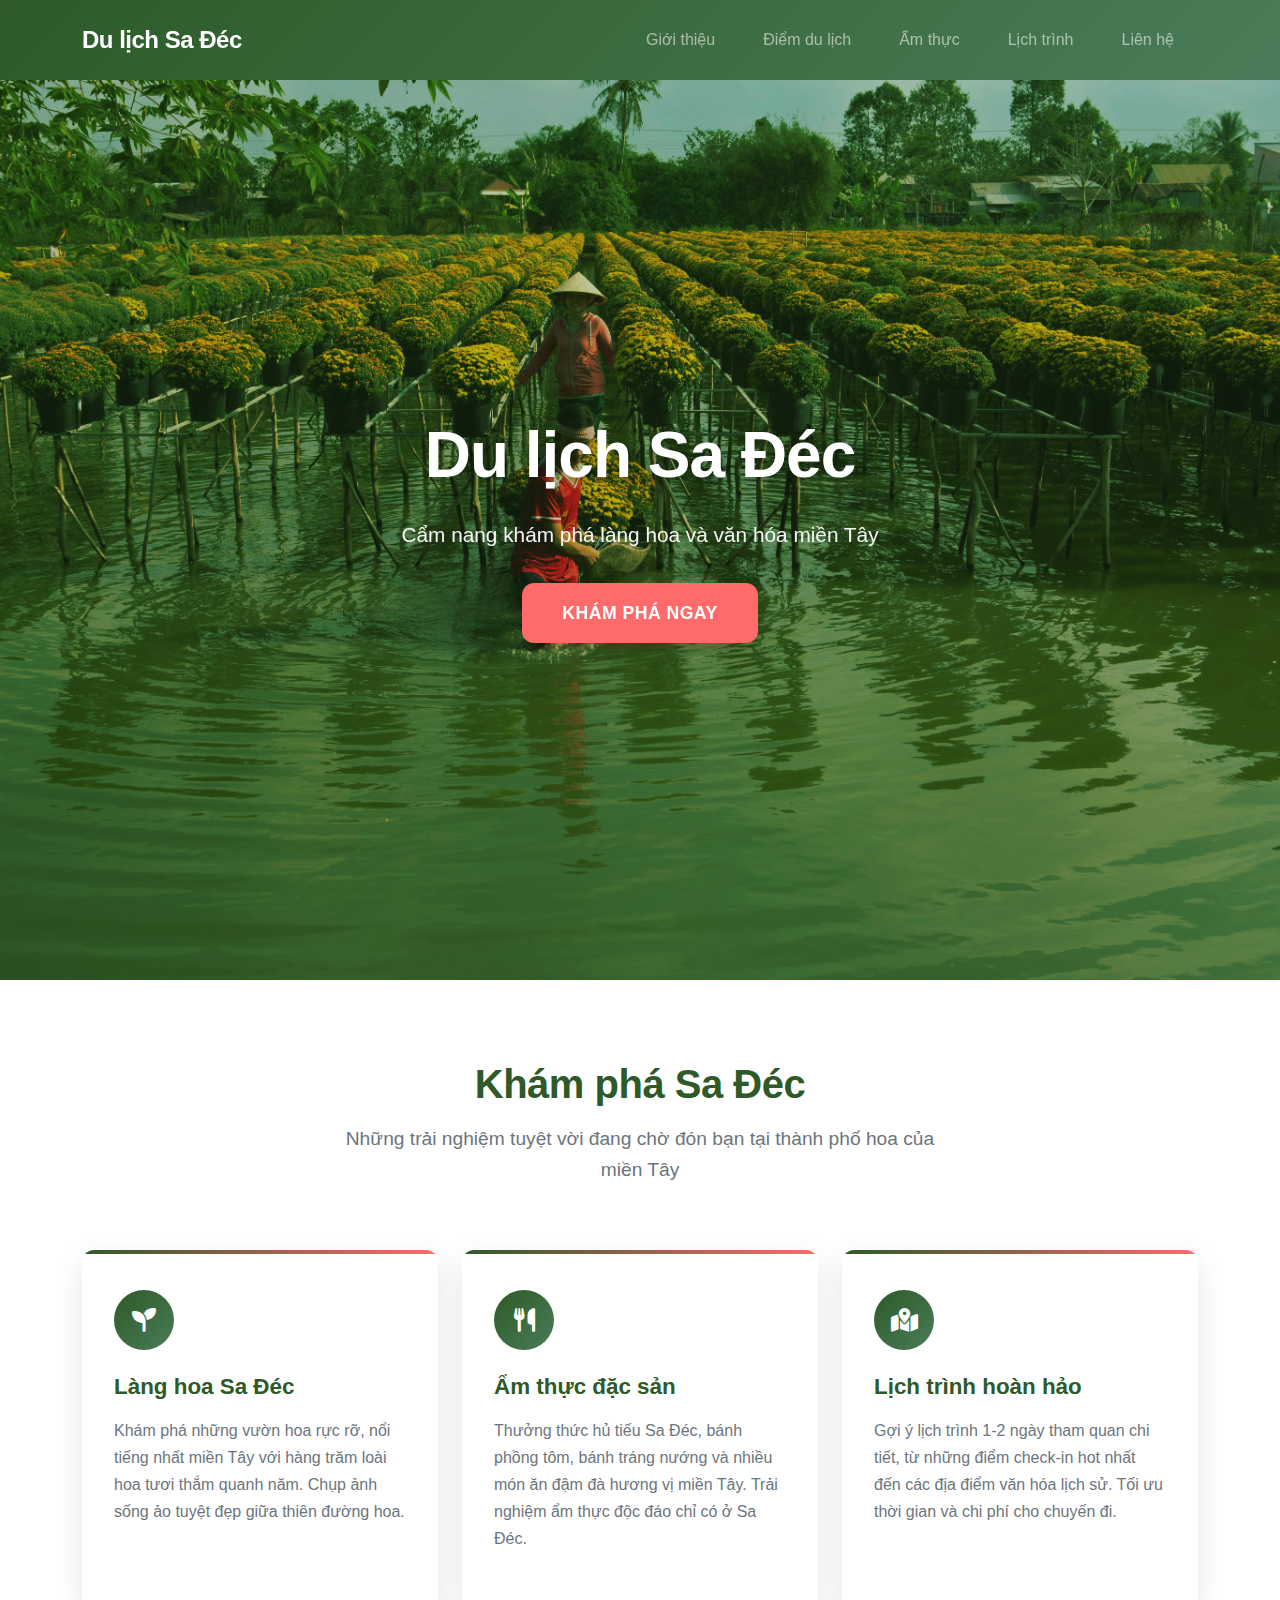
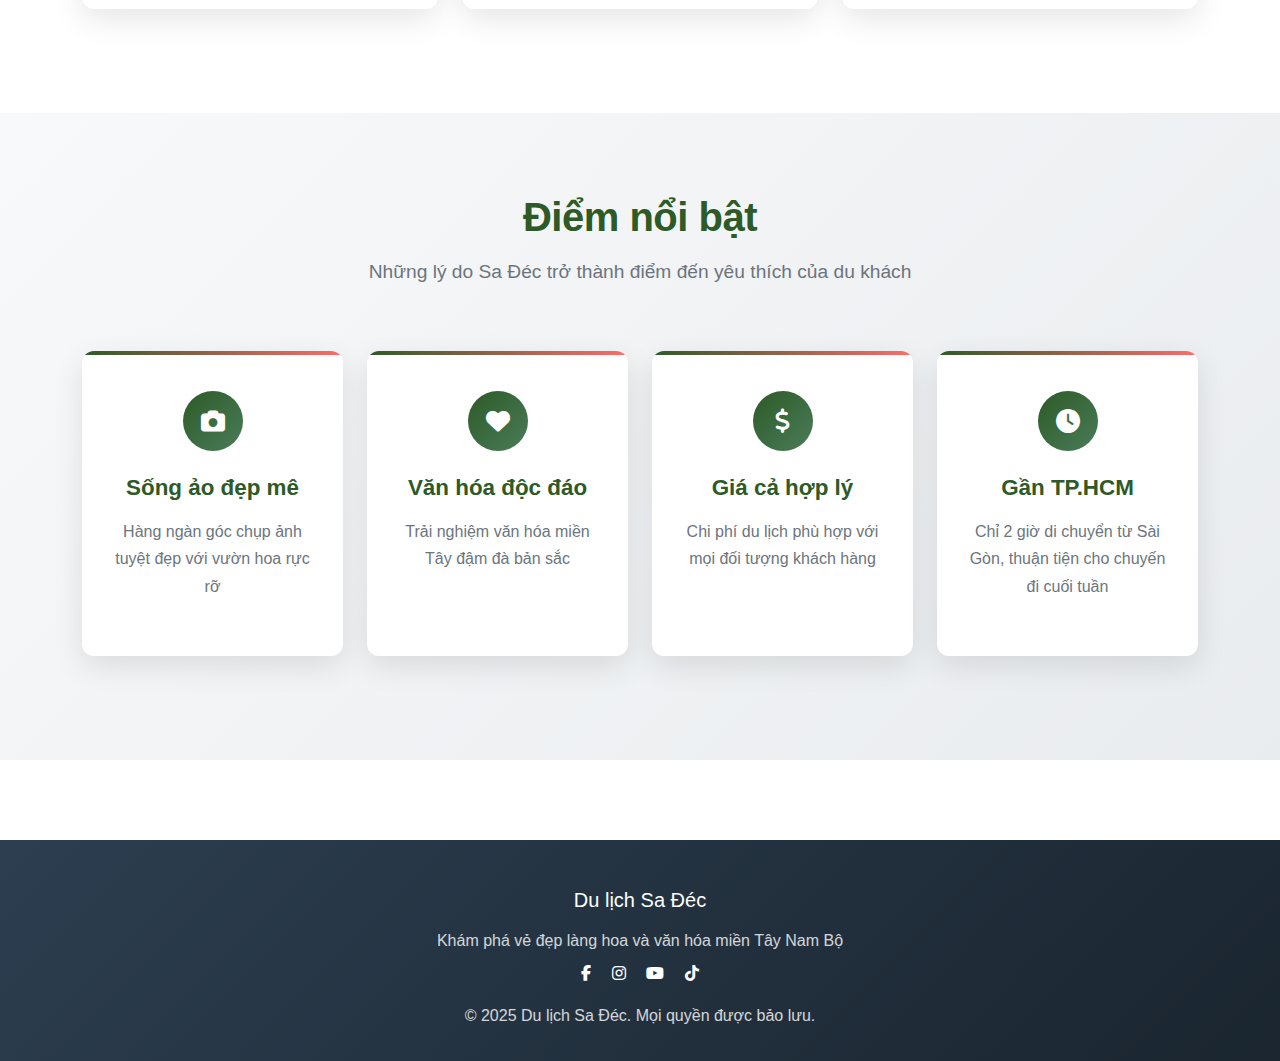
<file: index.html>
<!DOCTYPE html>
<html lang="vi">
<head>
  <meta charset="UTF-8">
  <title>Du lịch Sa Đéc – Cẩm nang tham quan & ẩm thực</title>
  <meta name="description" content="Khám phá Sa Đéc: làng hoa, điểm du lịch, ẩm thực, lịch trình chi tiết. Hướng dẫn du lịch hoàn chỉnh với những điểm đến đẹp nhất miền Tây.">
  <meta name="viewport" content="width=device-width, initial-scale=1">
  <meta name="keywords" content="du lịch Sa Đéc, làng hoa Sa Đéc, ẩm thực miền Tây, điểm du lịch Đồng Tháp">
  <meta name="author" content="Du lịch Sa Đéc">
  <meta property="og:title" content="Du lịch Sa Đéc - Khám phá làng hoa và văn hóa miền Tây">
  <meta property="og:description" content="Cẩm nang du lịch Sa Đéc hoàn chỉnh với thông tin về làng hoa, ẩm thực và lịch trình tham quan.">
  <meta property="og:type" content="website">
  <link rel="preconnect" href="https://fonts.googleapis.com">
  <link rel="preconnect" href="https://fonts.gstatic.com" crossorigin>
  <link href="https://fonts.googleapis.com/css2?family=Inter:wght@300;400;500;600;700;800&display=swap" rel="stylesheet">

  <!-- Bootstrap -->
  <link href="https://cdn.jsdelivr.net/npm/bootstrap@5.3.2/dist/css/bootstrap.min.css" rel="stylesheet">

  <!-- Custom CSS -->
  <link rel="stylesheet" href="assets/css/style.css">
  <link rel="stylesheet" href="https://cdnjs.cloudflare.com/ajax/libs/font-awesome/6.5.1/css/all.min.css">
</head>
<body>

<!-- NAVBAR -->
<nav class="navbar navbar-expand-lg navbar-dark bg-success">
  <div class="container">
    <a class="navbar-brand" href="index.html">Du lịch Sa Đéc</a>
    <button class="navbar-toggler" data-bs-toggle="collapse" data-bs-target="#menu">
      <span class="navbar-toggler-icon"></span>
    </button>
    <div class="collapse navbar-collapse" id="menu">
      <ul class="navbar-nav ms-auto">
        <li class="nav-item"><a class="nav-link" href="gioi-thieu.html">Giới thiệu</a></li>
        <li class="nav-item"><a class="nav-link" href="dia-diem.html">Điểm du lịch</a></li>
        <li class="nav-item"><a class="nav-link" href="am-thuc.html">Ẩm thực</a></li>
        <li class="nav-item"><a class="nav-link" href="lich-trinh.html">Lịch trình</a></li>
        <li class="nav-item"><a class="nav-link" href="lien-he.html">Liên hệ</a></li>
      </ul>
    </div>
  </div>
</nav>

<!-- HERO -->
<section class="hero text-white text-center">
  <div class="container">
    <h1 class="animate-on-scroll">Du lịch Sa Đéc</h1>
    <p class="animate-on-scroll">Cẩm nang khám phá làng hoa và văn hóa miền Tây</p>
    <a href="#features" class="hero-btn animate-on-scroll">Khám phá ngay</a>
  </div>
</section>

<!-- FEATURES SECTION -->
<section id="features" class="modern-section">
  <div class="container">
    <div class="section-title">
      <h2>Khám phá Sa Đéc</h2>
      <p>Những trải nghiệm tuyệt vời đang chờ đón bạn tại thành phố hoa của miền Tây</p>
    </div>
    <div class="row">
      <div class="col-lg-4 col-md-6 mb-4">
        <div class="feature-card">
          <div class="card-icon">
            <i class="fas fa-seedling"></i>
          </div>
          <h3>Làng hoa Sa Đéc</h3>
          <p>Khám phá những vườn hoa rực rỡ, nổi tiếng nhất miền Tây với hàng trăm loài hoa tươi thắm quanh năm. Chụp ảnh sống ảo tuyệt đẹp giữa thiên đường hoa.</p>
        </div>
      </div>
      <div class="col-lg-4 col-md-6 mb-4">
        <div class="feature-card">
          <div class="card-icon">
            <i class="fas fa-utensils"></i>
          </div>
          <h3>Ẩm thực đặc sản</h3>
          <p>Thưởng thức hủ tiếu Sa Đéc, bánh phồng tôm, bánh tráng nướng và nhiều món ăn đậm đà hương vị miền Tây. Trải nghiệm ẩm thực độc đáo chỉ có ở Sa Đéc.</p>
        </div>
      </div>
      <div class="col-lg-4 col-md-6 mb-4">
        <div class="feature-card">
          <div class="card-icon">
            <i class="fas fa-map-marked-alt"></i>
          </div>
          <h3>Lịch trình hoàn hảo</h3>
          <p>Gợi ý lịch trình 1-2 ngày tham quan chi tiết, từ những điểm check-in hot nhất đến các địa điểm văn hóa lịch sử. Tối ưu thời gian và chi phí cho chuyến đi.</p>
        </div>
      </div>
    </div>
  </div>
</section>

<!-- HIGHLIGHTS SECTION -->
<section class="modern-section" style="background: linear-gradient(135deg, #f8f9fa 0%, #e9ecef 100%);">
  <div class="container">
    <div class="section-title">
      <h2>Điểm nổi bật</h2>
      <p>Những lý do Sa Đéc trở thành điểm đến yêu thích của du khách</p>
    </div>
    <div class="row">
      <div class="col-lg-3 col-md-6 mb-4">
        <div class="feature-card text-center">
          <div class="card-icon mx-auto">
            <i class="fas fa-camera"></i>
          </div>
          <h3>Sống ảo đẹp mê</h3>
          <p>Hàng ngàn góc chụp ảnh tuyệt đẹp với vườn hoa rực rỡ</p>
        </div>
      </div>
      <div class="col-lg-3 col-md-6 mb-4">
        <div class="feature-card text-center">
          <div class="card-icon mx-auto">
            <i class="fas fa-heart"></i>
          </div>
          <h3>Văn hóa độc đáo</h3>
          <p>Trải nghiệm văn hóa miền Tây đậm đà bản sắc</p>
        </div>
      </div>
      <div class="col-lg-3 col-md-6 mb-4">
        <div class="feature-card text-center">
          <div class="card-icon mx-auto">
            <i class="fas fa-dollar-sign"></i>
          </div>
          <h3>Giá cả hợp lý</h3>
          <p>Chi phí du lịch phù hợp với mọi đối tượng khách hàng</p>
        </div>
      </div>
      <div class="col-lg-3 col-md-6 mb-4">
        <div class="feature-card text-center">
          <div class="card-icon mx-auto">
            <i class="fas fa-clock"></i>
          </div>
          <h3>Gần TP.HCM</h3>
          <p>Chỉ 2 giờ di chuyển từ Sài Gòn, thuận tiện cho chuyến đi cuối tuần</p>
        </div>
      </div>
    </div>
  </div>
</section>

<!-- FOOTER -->
<footer class="text-white text-center">
  <div class="container">
    <div class="row">
      <div class="col-md-12">
        <h5 class="mb-3">Du lịch Sa Đéc</h5>
        <p class="mb-2">Khám phá vẻ đẹp làng hoa và văn hóa miền Tây Nam Bộ</p>
        <div class="social-links mb-3">
          <a href="#" class="text-white me-3"><i class="fab fa-facebook-f"></i></a>
          <a href="#" class="text-white me-3"><i class="fab fa-instagram"></i></a>
          <a href="#" class="text-white me-3"><i class="fab fa-youtube"></i></a>
          <a href="#" class="text-white"><i class="fab fa-tiktok"></i></a>
        </div>
        <p class="mb-0">© 2025 Du lịch Sa Đéc. Mọi quyền được bảo lưu.</p>
      </div>
    </div>
  </div>
</footer>

<script src="https://cdn.jsdelivr.net/npm/bootstrap@5.3.2/dist/js/bootstrap.bundle.min.js"></script>
<script src="assets/js/main.js"></script>
</body>
</html>
</file>
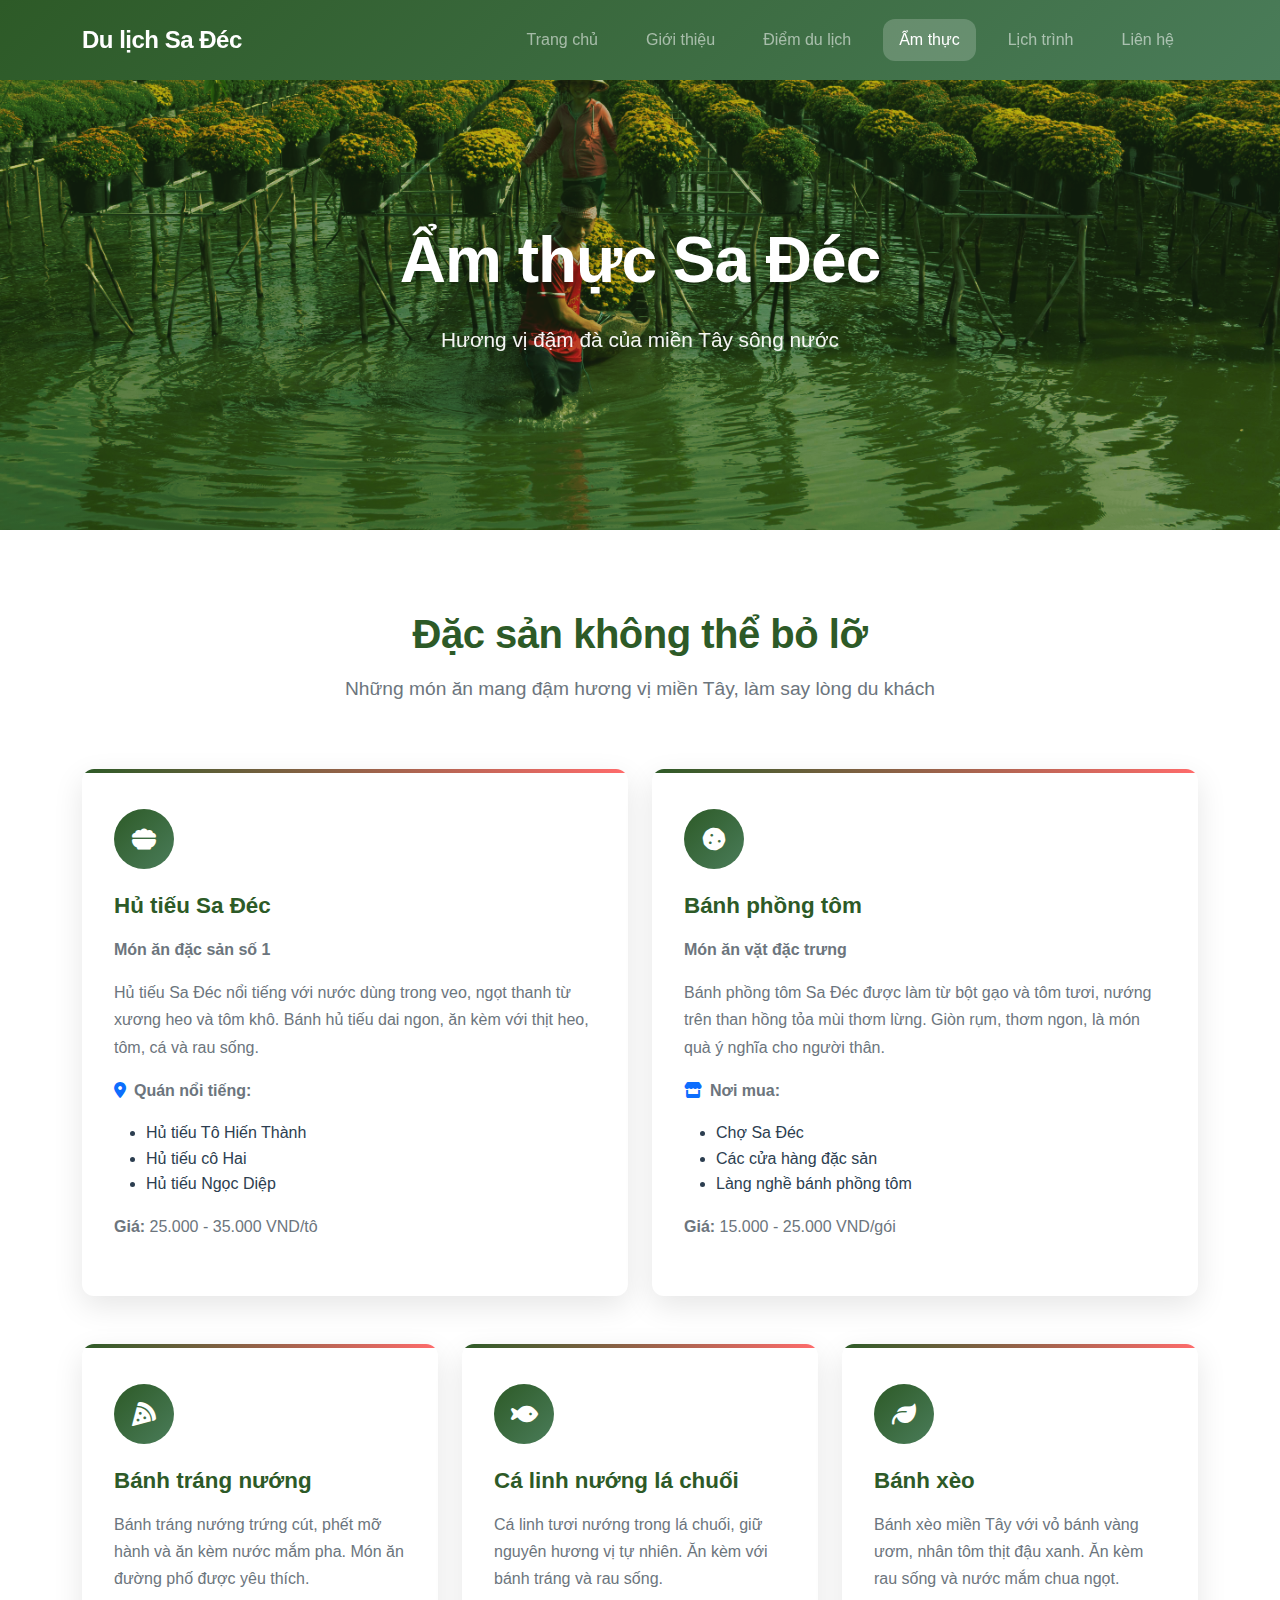
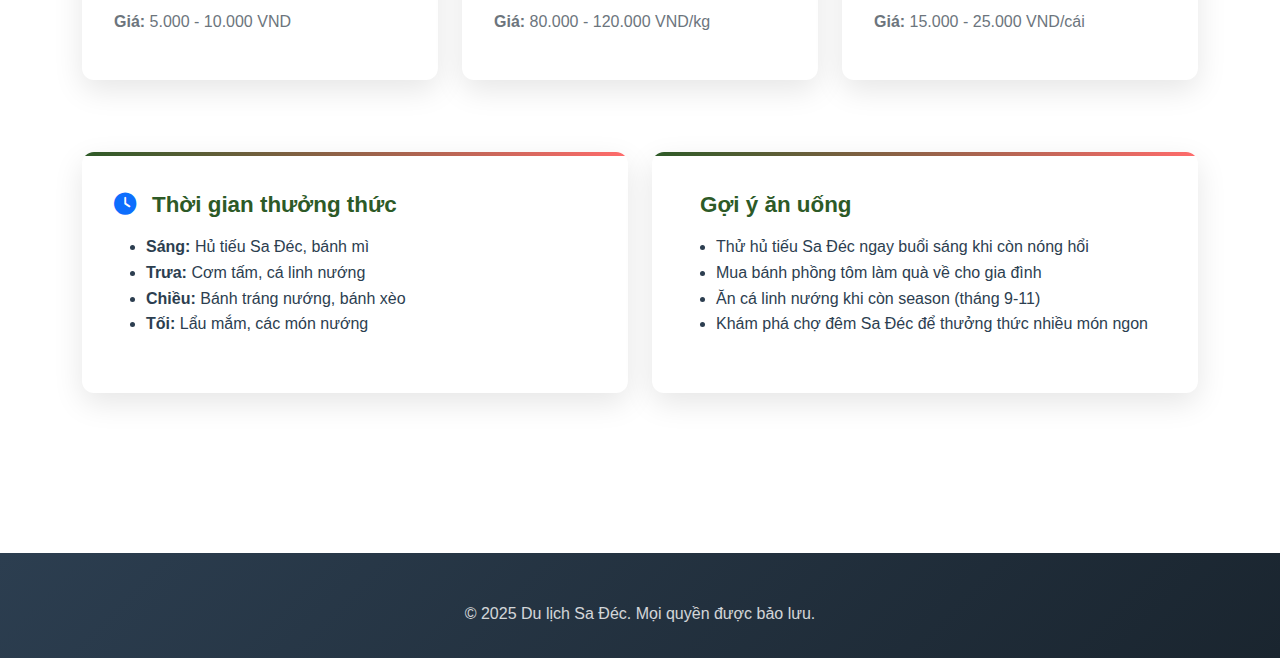
<file: am-thuc.html>
<!DOCTYPE html>
<html lang="vi">
<head>
  <meta charset="UTF-8">
  <title>Ẩm thực Sa Đéc - Hủ tiếu và các món ngon đặc sản miền Tây</title>
  <meta name="description" content="Khám phá ẩm thực Sa Đéc với hủ tiếu Sa Đéc nổi tiếng, bánh phồng tôm, bánh tráng nướng và nhiều món ngon đặc sản miền Tây.">
  <meta name="viewport" content="width=device-width, initial-scale=1">
  
  <link href="https://cdn.jsdelivr.net/npm/bootstrap@5.3.2/dist/css/bootstrap.min.css" rel="stylesheet">
  <link rel="stylesheet" href="assets/css/style.css">
  <link rel="stylesheet" href="https://cdnjs.cloudflare.com/ajax/libs/font-awesome/6.5.1/css/all.min.css">
</head>
<body>

<!-- NAVBAR -->
<nav class="navbar navbar-expand-lg navbar-dark bg-success">
  <div class="container">
    <a class="navbar-brand" href="index.html">Du lịch Sa Đéc</a>
    <button class="navbar-toggler" data-bs-toggle="collapse" data-bs-target="#menu">
      <span class="navbar-toggler-icon"></span>
    </button>
    <div class="collapse navbar-collapse" id="menu">
      <ul class="navbar-nav ms-auto">
        <li class="nav-item"><a class="nav-link" href="index.html">Trang chủ</a></li>
        <li class="nav-item"><a class="nav-link" href="gioi-thieu.html">Giới thiệu</a></li>
        <li class="nav-item"><a class="nav-link" href="dia-diem.html">Điểm du lịch</a></li>
        <li class="nav-item"><a class="nav-link active" href="am-thuc.html">Ẩm thực</a></li>
        <li class="nav-item"><a class="nav-link" href="lich-trinh.html">Lịch trình</a></li>
        <li class="nav-item"><a class="nav-link" href="lien-he.html">Liên hệ</a></li>
      </ul>
    </div>
  </div>
</nav>

<!-- HEADER -->
<section class="hero text-white text-center" style="min-height: 50vh;">
  <div class="container">
    <h1>Ẩm thực Sa Đéc</h1>
    <p>Hương vị đậm đà của miền Tây sông nước</p>
  </div>
</section>

<!-- CONTENT -->
<section class="modern-section">
  <div class="container">
    <div class="section-title">
      <h2>Đặc sản không thể bỏ lỡ</h2>
      <p>Những món ăn mang đậm hương vị miền Tây, làm say lòng du khách</p>
    </div>
    
    <div class="row">
      <div class="col-lg-6 mb-5">
        <div class="feature-card h-100">
          <div class="card-icon">
            <i class="fas fa-bowl-food"></i>
          </div>
          <h3>Hủ tiếu Sa Đéc</h3>
          <p><strong>Món ăn đặc sản số 1</strong></p>
          <p>Hủ tiếu Sa Đéc nổi tiếng với nước dùng trong veo, ngọt thanh từ xương heo và tôm khô. Bánh hủ tiếu dai ngon, ăn kèm với thịt heo, tôm, cá và rau sống.</p>
          <div class="mt-3">
            <p><i class="fas fa-map-marker-alt text-primary me-2"></i><strong>Quán nổi tiếng:</strong></p>
            <ul>
              <li>Hủ tiếu Tô Hiến Thành</li>
              <li>Hủ tiếu cô Hai</li>
              <li>Hủ tiếu Ngọc Diệp</li>
            </ul>
            <p><strong>Giá:</strong> 25.000 - 35.000 VND/tô</p>
          </div>
        </div>
      </div>
      
      <div class="col-lg-6 mb-5">
        <div class="feature-card h-100">
          <div class="card-icon">
            <i class="fas fa-cookie"></i>
          </div>
          <h3>Bánh phồng tôm</h3>
          <p><strong>Món ăn vặt đặc trưng</strong></p>
          <p>Bánh phồng tôm Sa Đéc được làm từ bột gạo và tôm tươi, nướng trên than hồng tỏa mùi thơm lừng. Giòn rụm, thơm ngon, là món quà ý nghĩa cho người thân.</p>
          <div class="mt-3">
            <p><i class="fas fa-store text-primary me-2"></i><strong>Nơi mua:</strong></p>
            <ul>
              <li>Chợ Sa Đéc</li>
              <li>Các cửa hàng đặc sản</li>
              <li>Làng nghề bánh phồng tôm</li>
            </ul>
            <p><strong>Giá:</strong> 15.000 - 25.000 VND/gói</p>
          </div>
        </div>
      </div>
      
      <div class="col-lg-4 mb-4">
        <div class="feature-card h-100">
          <div class="card-icon">
            <i class="fas fa-pizza-slice"></i>
          </div>
          <h3>Bánh tráng nướng</h3>
          <p>Bánh tráng nướng trứng cút, phết mỡ hành và ăn kèm nước mắm pha. Món ăn đường phố được yêu thích.</p>
          <p class="mb-1"><strong>Giá:</strong> 5.000 - 10.000 VND</p>
        </div>
      </div>
      
      <div class="col-lg-4 mb-4">
        <div class="feature-card h-100">
          <div class="card-icon">
            <i class="fas fa-fish"></i>
          </div>
          <h3>Cá linh nướng lá chuối</h3>
          <p>Cá linh tươi nướng trong lá chuối, giữ nguyên hương vị tự nhiên. Ăn kèm với bánh tráng và rau sống.</p>
          <p class="mb-1"><strong>Giá:</strong> 80.000 - 120.000 VND/kg</p>
        </div>
      </div>
      
      <div class="col-lg-4 mb-4">
        <div class="feature-card h-100">
          <div class="card-icon">
            <i class="fas fa-leaf"></i>
          </div>
          <h3>Bánh xèo</h3>
          <p>Bánh xèo miền Tây với vỏ bánh vàng ươm, nhân tôm thịt đậu xanh. Ăn kèm rau sống và nước mắm chua ngọt.</p>
          <p class="mb-1"><strong>Giá:</strong> 15.000 - 25.000 VND/cái</p>
        </div>
      </div>
    </div>
    
    <div class="row mt-5">
      <div class="col-lg-6">
        <div class="feature-card">
          <h3><i class="fas fa-clock text-primary me-3"></i>Thời gian thưởng thức</h3>
          <ul>
            <li><strong>Sáng:</strong> Hủ tiếu Sa Đéc, bánh mì</li>
            <li><strong>Trưa:</strong> Cơm tấm, cá linh nướng</li>
            <li><strong>Chiều:</strong> Bánh tráng nướng, bánh xèo</li>
            <li><strong>Tối:</strong> Lẩu mắm, các món nướng</li>
          </ul>
        </div>
      </div>
      <div class="col-lg-6">
        <div class="feature-card">
          <h3><i class="fas fa-tips text-primary me-3"></i>Gợi ý ăn uống</h3>
          <ul>
            <li>Thử hủ tiếu Sa Đéc ngay buổi sáng khi còn nóng hổi</li>
            <li>Mua bánh phồng tôm làm quà về cho gia đình</li>
            <li>Ăn cá linh nướng khi còn season (tháng 9-11)</li>
            <li>Khám phá chợ đêm Sa Đéc để thưởng thức nhiều món ngon</li>
          </ul>
        </div>
      </div>
    </div>
  </div>
</section>

<footer class="text-white text-center">
  <div class="container">
    <p>&copy; 2025 Du lịch Sa Đéc. Mọi quyền được bảo lưu.</p>
  </div>
</footer>

<script src="https://cdn.jsdelivr.net/npm/bootstrap@5.3.2/dist/js/bootstrap.bundle.min.js"></script>
<script src="assets/js/main.js"></script>
</body>
</html>
</file>
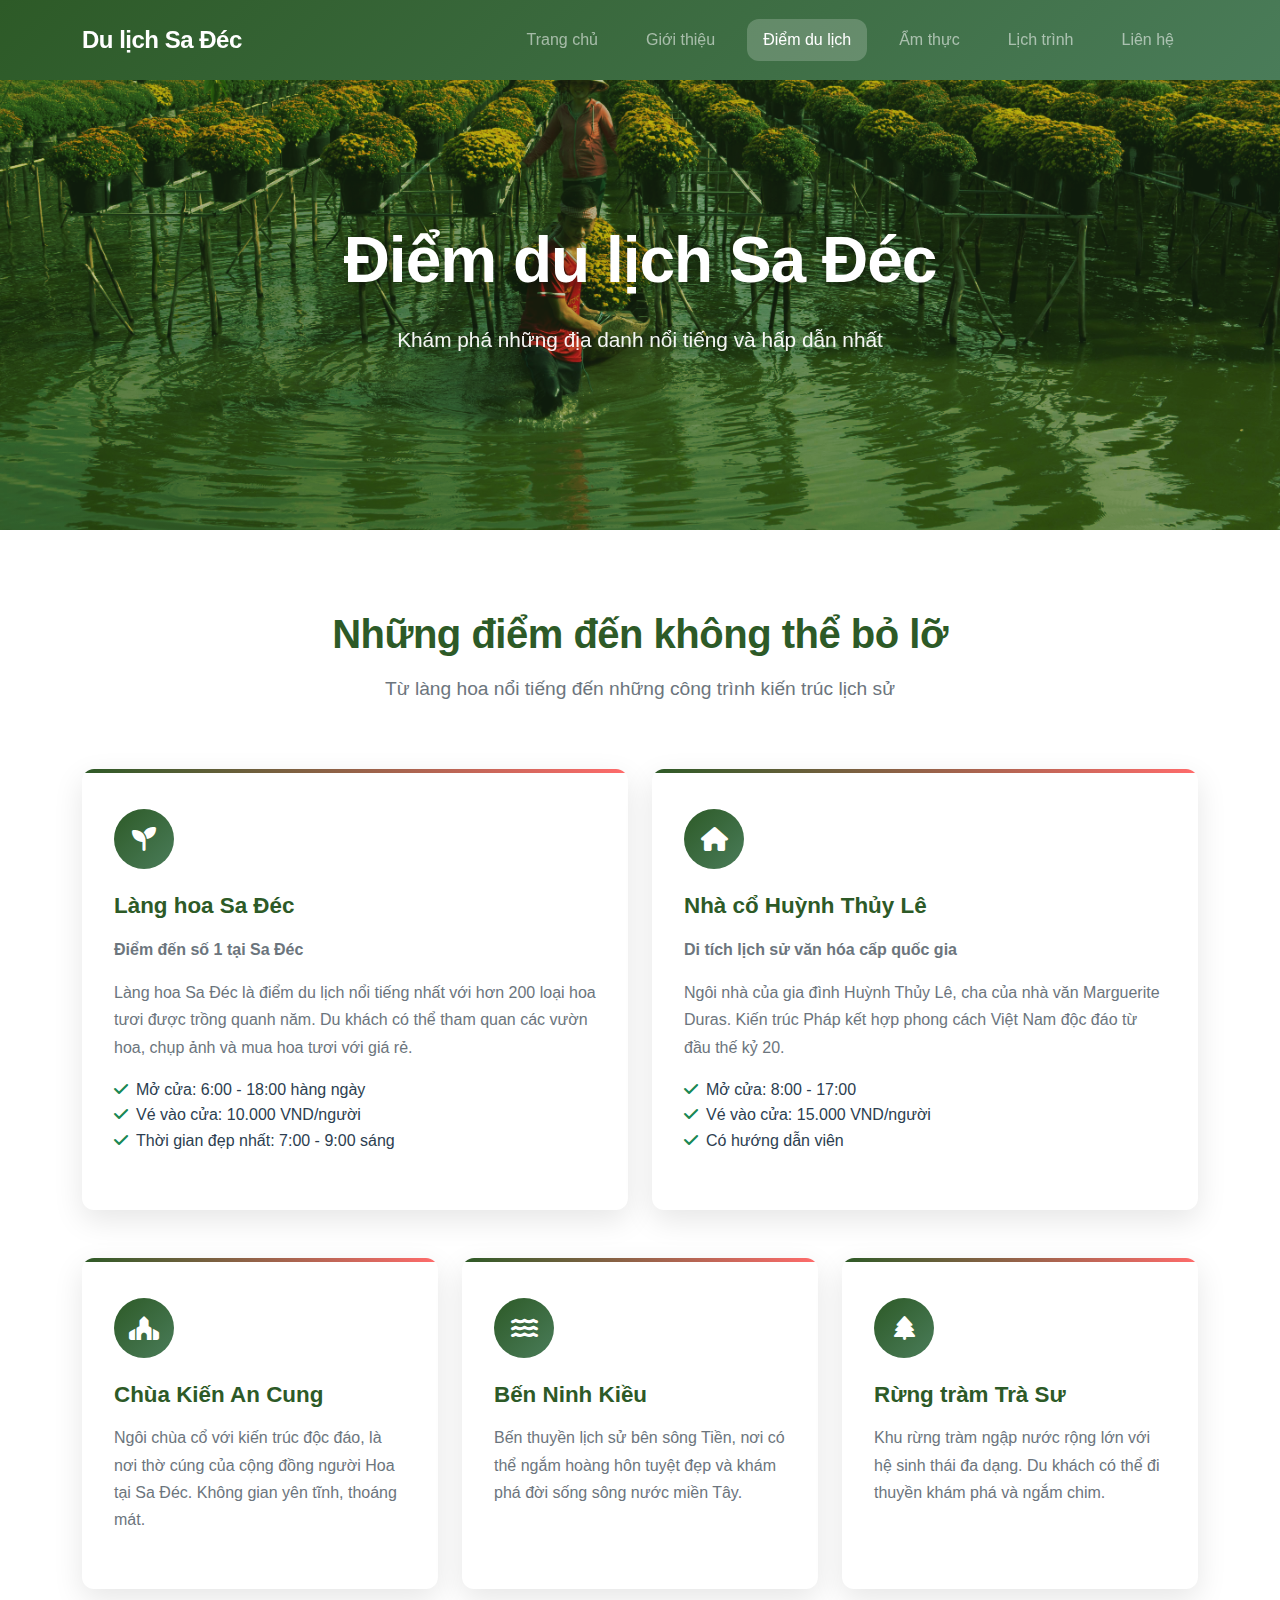
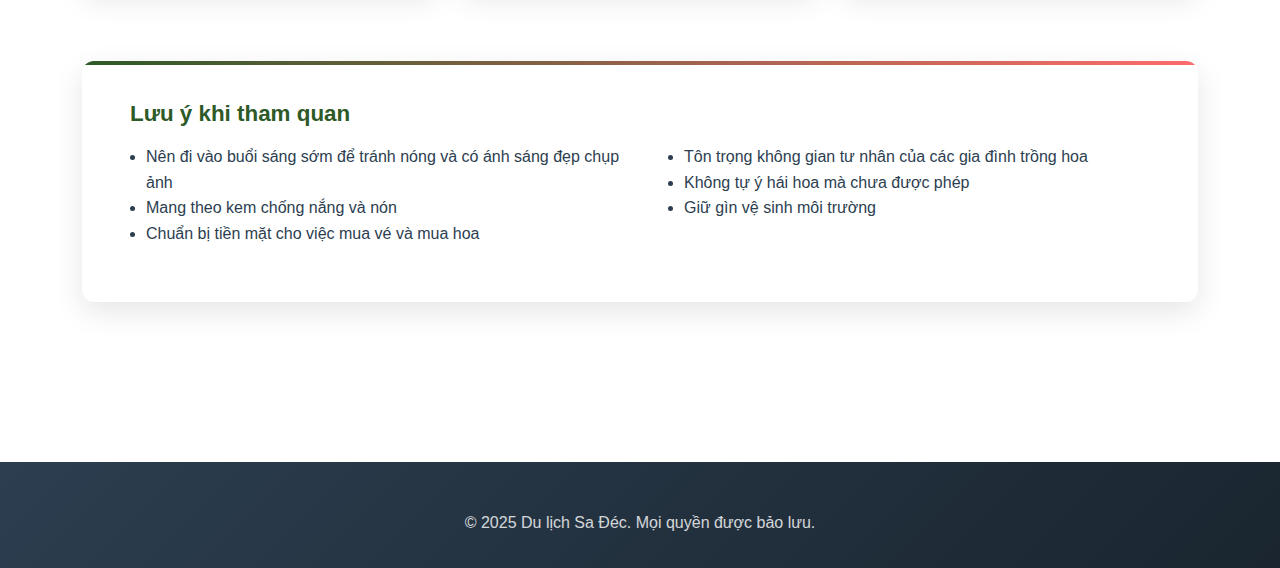
<file: dia-diem.html>
<!DOCTYPE html>
<html lang="vi">
<head>
  <meta charset="UTF-8">
  <title>Điểm du lịch Sa Đéc - Làng hoa và các địa danh nổi tiếng</title>
  <meta name="description" content="Khám phá các điểm du lịch nổi tiếng tại Sa Đéc: làng hoa, nhà cổ Huỳnh Thủy Lê, chùa Kiến An Cung và nhiều địa danh hấp dẫn khác.">
  <meta name="viewport" content="width=device-width, initial-scale=1">
  
  <link href="https://cdn.jsdelivr.net/npm/bootstrap@5.3.2/dist/css/bootstrap.min.css" rel="stylesheet">
  <link rel="stylesheet" href="assets/css/style.css">
  <link rel="stylesheet" href="https://cdnjs.cloudflare.com/ajax/libs/font-awesome/6.5.1/css/all.min.css">
</head>
<body>

<!-- NAVBAR -->
<nav class="navbar navbar-expand-lg navbar-dark bg-success">
  <div class="container">
    <a class="navbar-brand" href="index.html">Du lịch Sa Đéc</a>
    <button class="navbar-toggler" data-bs-toggle="collapse" data-bs-target="#menu">
      <span class="navbar-toggler-icon"></span>
    </button>
    <div class="collapse navbar-collapse" id="menu">
      <ul class="navbar-nav ms-auto">
        <li class="nav-item"><a class="nav-link" href="index.html">Trang chủ</a></li>
        <li class="nav-item"><a class="nav-link" href="gioi-thieu.html">Giới thiệu</a></li>
        <li class="nav-item"><a class="nav-link active" href="dia-diem.html">Điểm du lịch</a></li>
        <li class="nav-item"><a class="nav-link" href="am-thuc.html">Ẩm thực</a></li>
        <li class="nav-item"><a class="nav-link" href="lich-trinh.html">Lịch trình</a></li>
        <li class="nav-item"><a class="nav-link" href="lien-he.html">Liên hệ</a></li>
      </ul>
    </div>
  </div>
</nav>

<!-- HEADER -->
<section class="hero text-white text-center" style="min-height: 50vh;">
  <div class="container">
    <h1>Điểm du lịch Sa Đéc</h1>
    <p>Khám phá những địa danh nổi tiếng và hấp dẫn nhất</p>
  </div>
</section>

<!-- CONTENT -->
<section class="modern-section">
  <div class="container">
    <div class="section-title">
      <h2>Những điểm đến không thể bỏ lỡ</h2>
      <p>Từ làng hoa nổi tiếng đến những công trình kiến trúc lịch sử</p>
    </div>
    
    <div class="row">
      <div class="col-lg-6 mb-5">
        <div class="feature-card h-100">
          <div class="card-icon">
            <i class="fas fa-seedling"></i>
          </div>
          <h3>Làng hoa Sa Đéc</h3>
          <p><strong>Điểm đến số 1 tại Sa Đéc</strong></p>
          <p>Làng hoa Sa Đéc là điểm du lịch nổi tiếng nhất với hơn 200 loại hoa tươi được trồng quanh năm. Du khách có thể tham quan các vườn hoa, chụp ảnh và mua hoa tươi với giá rẻ.</p>
          <ul class="list-unstyled">
            <li><i class="fas fa-check text-success me-2"></i>Mở cửa: 6:00 - 18:00 hàng ngày</li>
            <li><i class="fas fa-check text-success me-2"></i>Vé vào cửa: 10.000 VND/người</li>
            <li><i class="fas fa-check text-success me-2"></i>Thời gian đẹp nhất: 7:00 - 9:00 sáng</li>
          </ul>
        </div>
      </div>
      
      <div class="col-lg-6 mb-5">
        <div class="feature-card h-100">
          <div class="card-icon">
            <i class="fas fa-home"></i>
          </div>
          <h3>Nhà cổ Huỳnh Thủy Lê</h3>
          <p><strong>Di tích lịch sử văn hóa cấp quốc gia</strong></p>
          <p>Ngôi nhà của gia đình Huỳnh Thủy Lê, cha của nhà văn Marguerite Duras. Kiến trúc Pháp kết hợp phong cách Việt Nam độc đáo từ đầu thế kỷ 20.</p>
          <ul class="list-unstyled">
            <li><i class="fas fa-check text-success me-2"></i>Mở cửa: 8:00 - 17:00</li>
            <li><i class="fas fa-check text-success me-2"></i>Vé vào cửa: 15.000 VND/người</li>
            <li><i class="fas fa-check text-success me-2"></i>Có hướng dẫn viên</li>
          </ul>
        </div>
      </div>
      
      <div class="col-lg-4 mb-4">
        <div class="feature-card h-100">
          <div class="card-icon">
            <i class="fas fa-place-of-worship"></i>
          </div>
          <h3>Chùa Kiến An Cung</h3>
          <p>Ngôi chùa cổ với kiến trúc độc đáo, là nơi thờ cúng của cộng đồng người Hoa tại Sa Đéc. Không gian yên tĩnh, thoáng mát.</p>
        </div>
      </div>
      
      <div class="col-lg-4 mb-4">
        <div class="feature-card h-100">
          <div class="card-icon">
            <i class="fas fa-water"></i>
          </div>
          <h3>Bến Ninh Kiều</h3>
          <p>Bến thuyền lịch sử bên sông Tiền, nơi có thể ngắm hoàng hôn tuyệt đẹp và khám phá đời sống sông nước miền Tây.</p>
        </div>
      </div>
      
      <div class="col-lg-4 mb-4">
        <div class="feature-card h-100">
          <div class="card-icon">
            <i class="fas fa-tree"></i>
          </div>
          <h3>Rừng tràm Trà Sư</h3>
          <p>Khu rừng tràm ngập nước rộng lớn với hệ sinh thái đa dạng. Du khách có thể đi thuyền khám phá và ngắm chim.</p>
        </div>
      </div>
    </div>
    
    <div class="row mt-5">
      <div class="col-12">
        <div class="feature-card">
          <h3><i class="fas fa-tips text-primary me-3"></i>Lưu ý khi tham quan</h3>
          <div class="row">
            <div class="col-md-6">
              <ul>
                <li>Nên đi vào buổi sáng sớm để tránh nóng và có ánh sáng đẹp chụp ảnh</li>
                <li>Mang theo kem chống nắng và nón</li>
                <li>Chuẩn bị tiền mặt cho việc mua vé và mua hoa</li>
              </ul>
            </div>
            <div class="col-md-6">
              <ul>
                <li>Tôn trọng không gian tư nhân của các gia đình trồng hoa</li>
                <li>Không tự ý hái hoa mà chưa được phép</li>
                <li>Giữ gìn vệ sinh môi trường</li>
              </ul>
            </div>
          </div>
        </div>
      </div>
    </div>
  </div>
</section>

<footer class="text-white text-center">
  <div class="container">
    <p>&copy; 2025 Du lịch Sa Đéc. Mọi quyền được bảo lưu.</p>
  </div>
</footer>

<script src="https://cdn.jsdelivr.net/npm/bootstrap@5.3.2/dist/js/bootstrap.bundle.min.js"></script>
<script src="assets/js/main.js"></script>
</body>
</html>
</file>
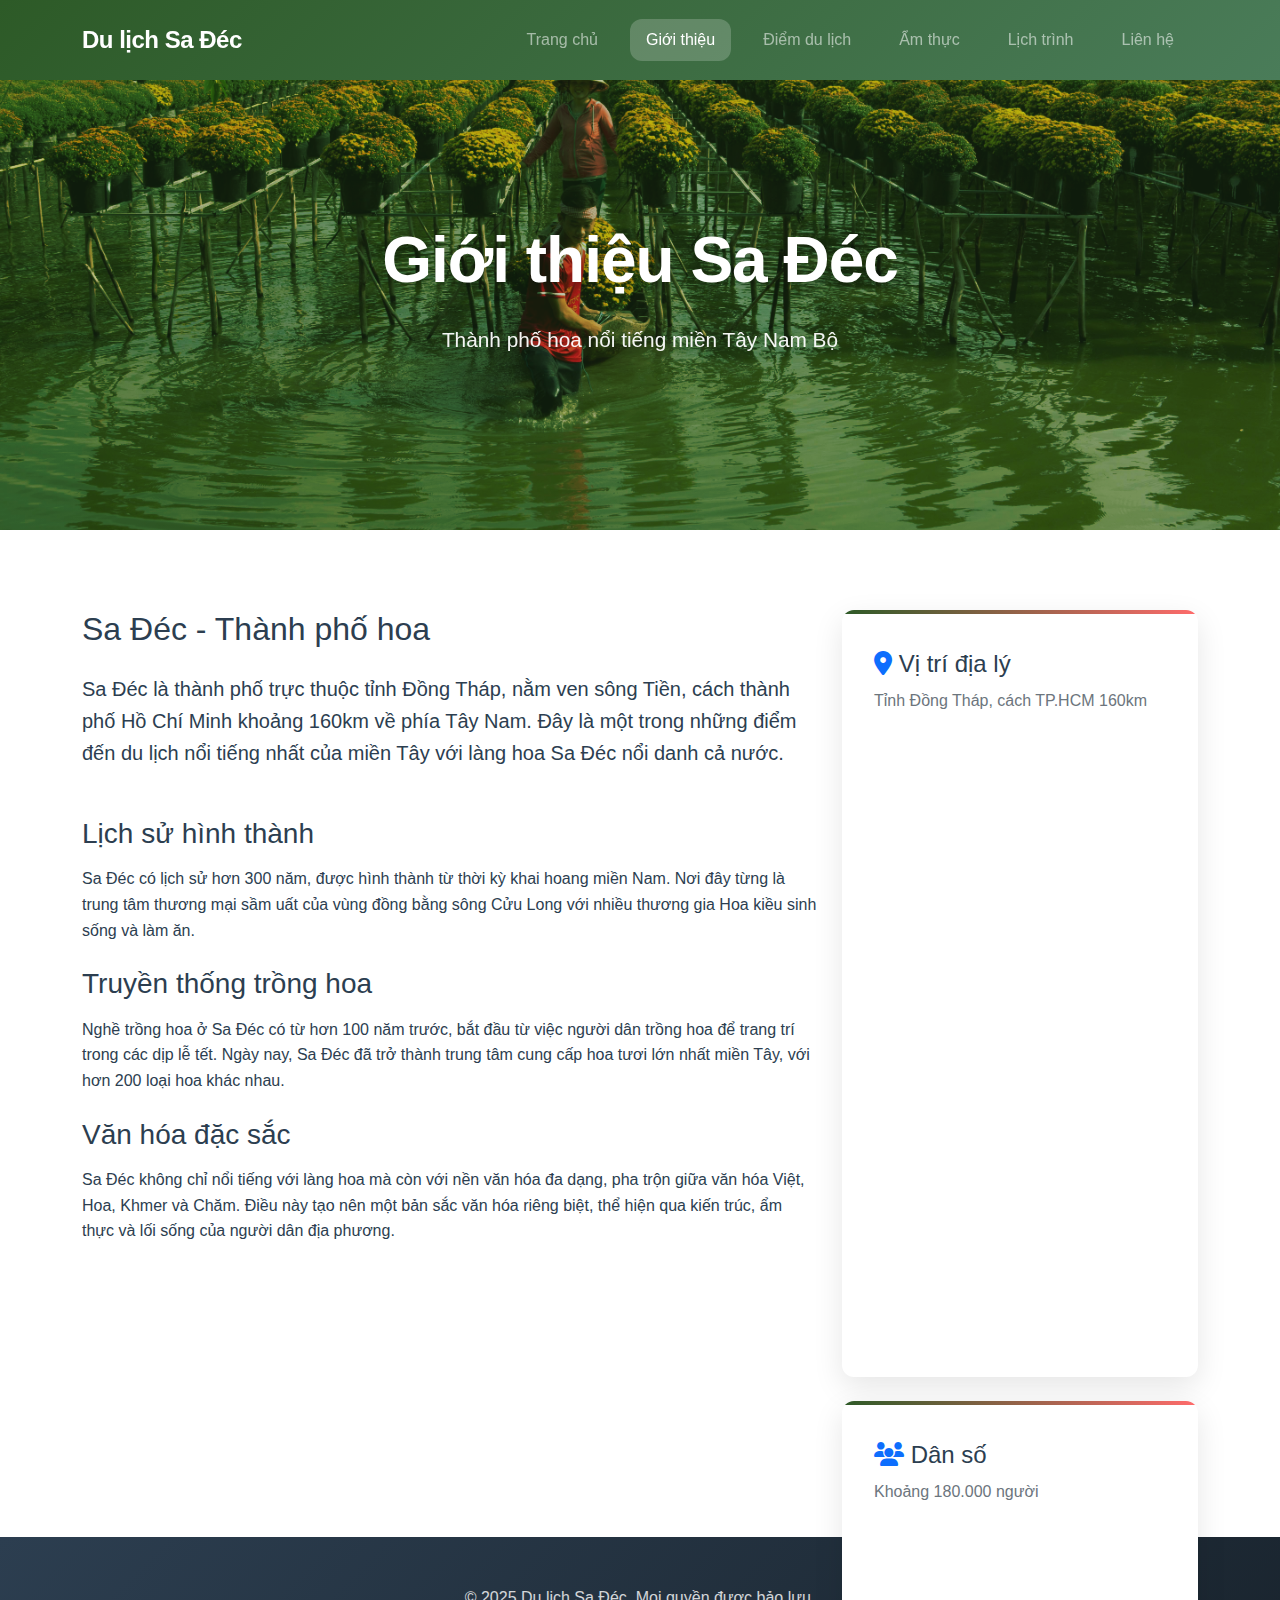
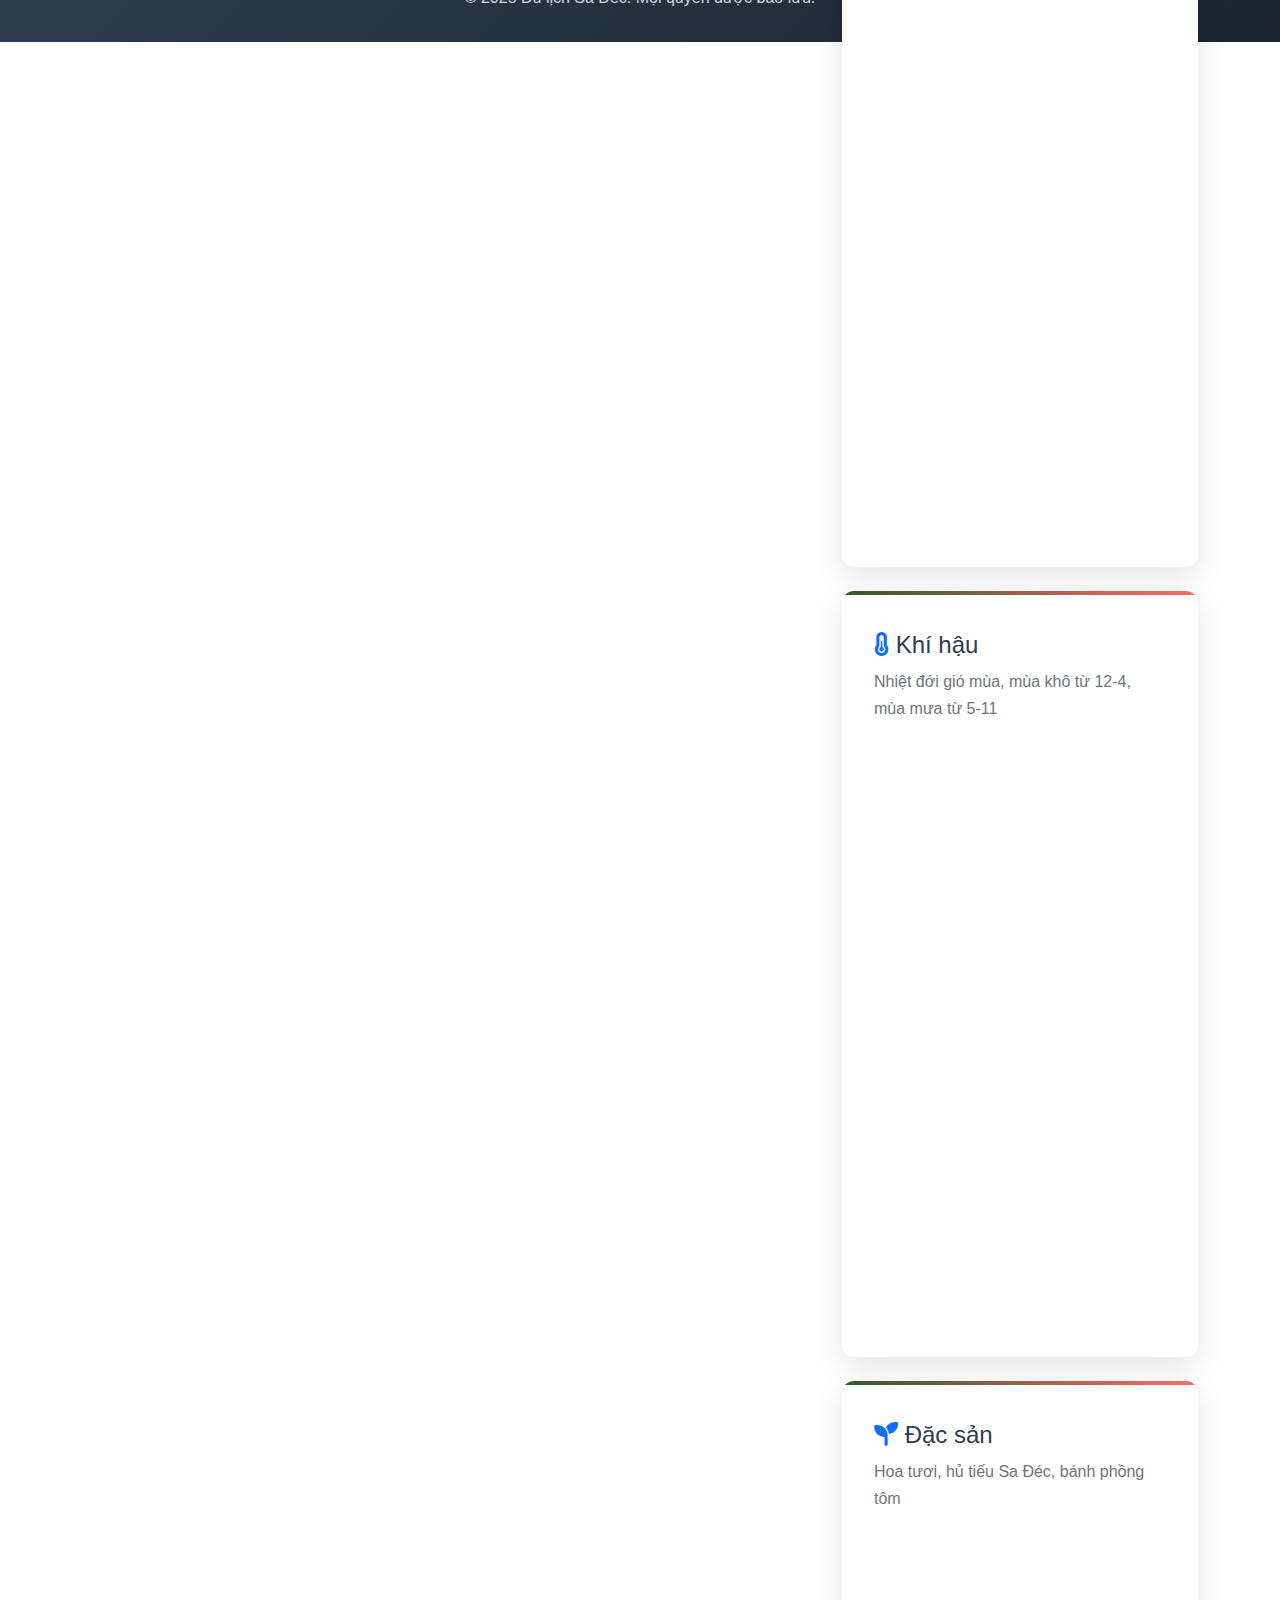
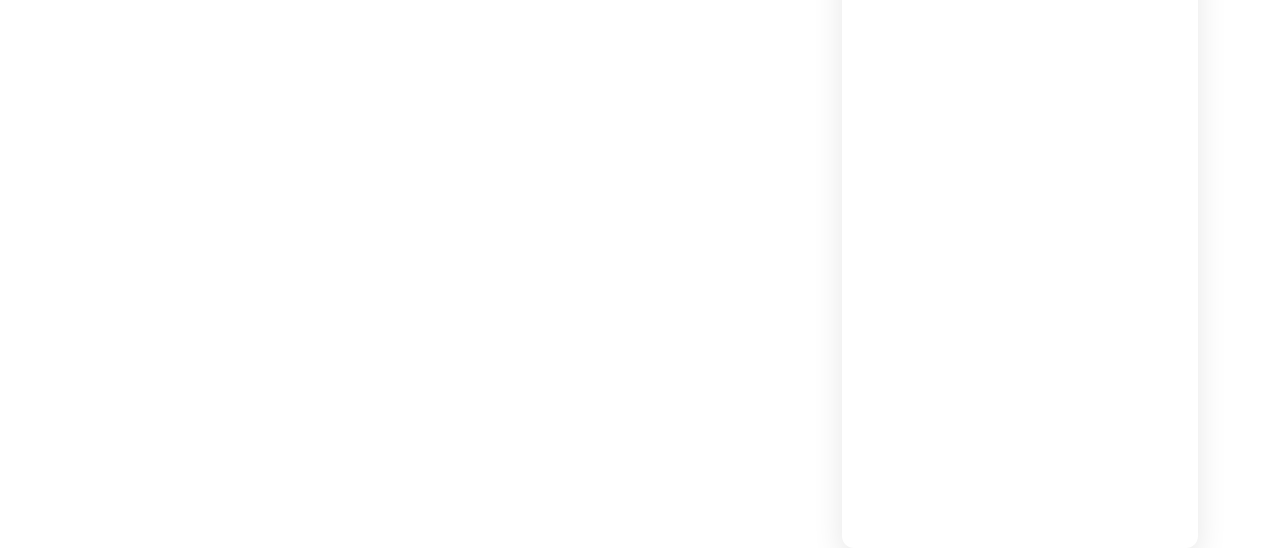
<file: gioi-thieu.html>
<!DOCTYPE html>
<html lang="vi">
<head>
  <meta charset="UTF-8">
  <title>Giới thiệu Sa Đéc - Du lịch Sa Đéc</title>
  <meta name="description" content="Tìm hiểu về lịch sử, văn hóa và con người Sa Đéc. Thành phố hoa nổi tiếng miền Tây với truyền thống trồng hoa hơn 100 năm.">
  <meta name="viewport" content="width=device-width, initial-scale=1">
  
  <link href="https://cdn.jsdelivr.net/npm/bootstrap@5.3.2/dist/css/bootstrap.min.css" rel="stylesheet">
  <link rel="stylesheet" href="assets/css/style.css">
  <link rel="stylesheet" href="https://cdnjs.cloudflare.com/ajax/libs/font-awesome/6.5.1/css/all.min.css">
</head>
<body>

<!-- NAVBAR -->
<nav class="navbar navbar-expand-lg navbar-dark bg-success">
  <div class="container">
    <a class="navbar-brand" href="index.html">Du lịch Sa Đéc</a>
    <button class="navbar-toggler" data-bs-toggle="collapse" data-bs-target="#menu">
      <span class="navbar-toggler-icon"></span>
    </button>
    <div class="collapse navbar-collapse" id="menu">
      <ul class="navbar-nav ms-auto">
        <li class="nav-item"><a class="nav-link" href="index.html">Trang chủ</a></li>
        <li class="nav-item"><a class="nav-link active" href="gioi-thieu.html">Giới thiệu</a></li>
        <li class="nav-item"><a class="nav-link" href="dia-diem.html">Điểm du lịch</a></li>
        <li class="nav-item"><a class="nav-link" href="am-thuc.html">Ẩm thực</a></li>
        <li class="nav-item"><a class="nav-link" href="lich-trinh.html">Lịch trình</a></li>
        <li class="nav-item"><a class="nav-link" href="lien-he.html">Liên hệ</a></li>
      </ul>
    </div>
  </div>
</nav>

<!-- HEADER -->
<section class="hero text-white text-center" style="min-height: 50vh;">
  <div class="container">
    <h1>Giới thiệu Sa Đéc</h1>
    <p>Thành phố hoa nổi tiếng miền Tây Nam Bộ</p>
  </div>
</section>

<!-- CONTENT -->
<section class="modern-section">
  <div class="container">
    <div class="row">
      <div class="col-lg-8">
        <h2 class="mb-4">Sa Đéc - Thành phố hoa</h2>
        <p class="lead">Sa Đéc là thành phố trực thuộc tỉnh Đồng Tháp, nằm ven sông Tiền, cách thành phố Hồ Chí Minh khoảng 160km về phía Tây Nam. Đây là một trong những điểm đến du lịch nổi tiếng nhất của miền Tây với làng hoa Sa Đéc nổi danh cả nước.</p>
        
        <h3 class="mt-5 mb-3">Lịch sử hình thành</h3>
        <p>Sa Đéc có lịch sử hơn 300 năm, được hình thành từ thời kỳ khai hoang miền Nam. Nơi đây từng là trung tâm thương mại sầm uất của vùng đồng bằng sông Cửu Long với nhiều thương gia Hoa kiều sinh sống và làm ăn.</p>
        
        <h3 class="mt-4 mb-3">Truyền thống trồng hoa</h3>
        <p>Nghề trồng hoa ở Sa Đéc có từ hơn 100 năm trước, bắt đầu từ việc người dân trồng hoa để trang trí trong các dịp lễ tết. Ngày nay, Sa Đéc đã trở thành trung tâm cung cấp hoa tươi lớn nhất miền Tây, với hơn 200 loại hoa khác nhau.</p>
        
        <h3 class="mt-4 mb-3">Văn hóa đặc sắc</h3>
        <p>Sa Đéc không chỉ nổi tiếng với làng hoa mà còn với nền văn hóa đa dạng, pha trộn giữa văn hóa Việt, Hoa, Khmer và Chăm. Điều này tạo nên một bản sắc văn hóa riêng biệt, thể hiện qua kiến trúc, ẩm thực và lối sống của người dân địa phương.</p>
      </div>
      <div class="col-lg-4">
        <div class="feature-card">
          <h4><i class="fas fa-map-marker-alt text-primary"></i> Vị trí địa lý</h4>
          <p>Tỉnh Đồng Tháp, cách TP.HCM 160km</p>
        </div>
        <div class="feature-card mt-4">
          <h4><i class="fas fa-users text-primary"></i> Dân số</h4>
          <p>Khoảng 180.000 người</p>
        </div>
        <div class="feature-card mt-4">
          <h4><i class="fas fa-thermometer-half text-primary"></i> Khí hậu</h4>
          <p>Nhiệt đới gió mùa, mùa khô từ 12-4, mùa mưa từ 5-11</p>
        </div>
        <div class="feature-card mt-4">
          <h4><i class="fas fa-seedling text-primary"></i> Đặc sản</h4>
          <p>Hoa tươi, hủ tiếu Sa Đéc, bánh phồng tôm</p>
        </div>
      </div>
    </div>
  </div>
</section>

<footer class="text-white text-center">
  <div class="container">
    <p>&copy; 2025 Du lịch Sa Đéc. Mọi quyền được bảo lưu.</p>
  </div>
</footer>

<script src="https://cdn.jsdelivr.net/npm/bootstrap@5.3.2/dist/js/bootstrap.bundle.min.js"></script>
<script src="assets/js/main.js"></script>
</body>
</html>
</file>
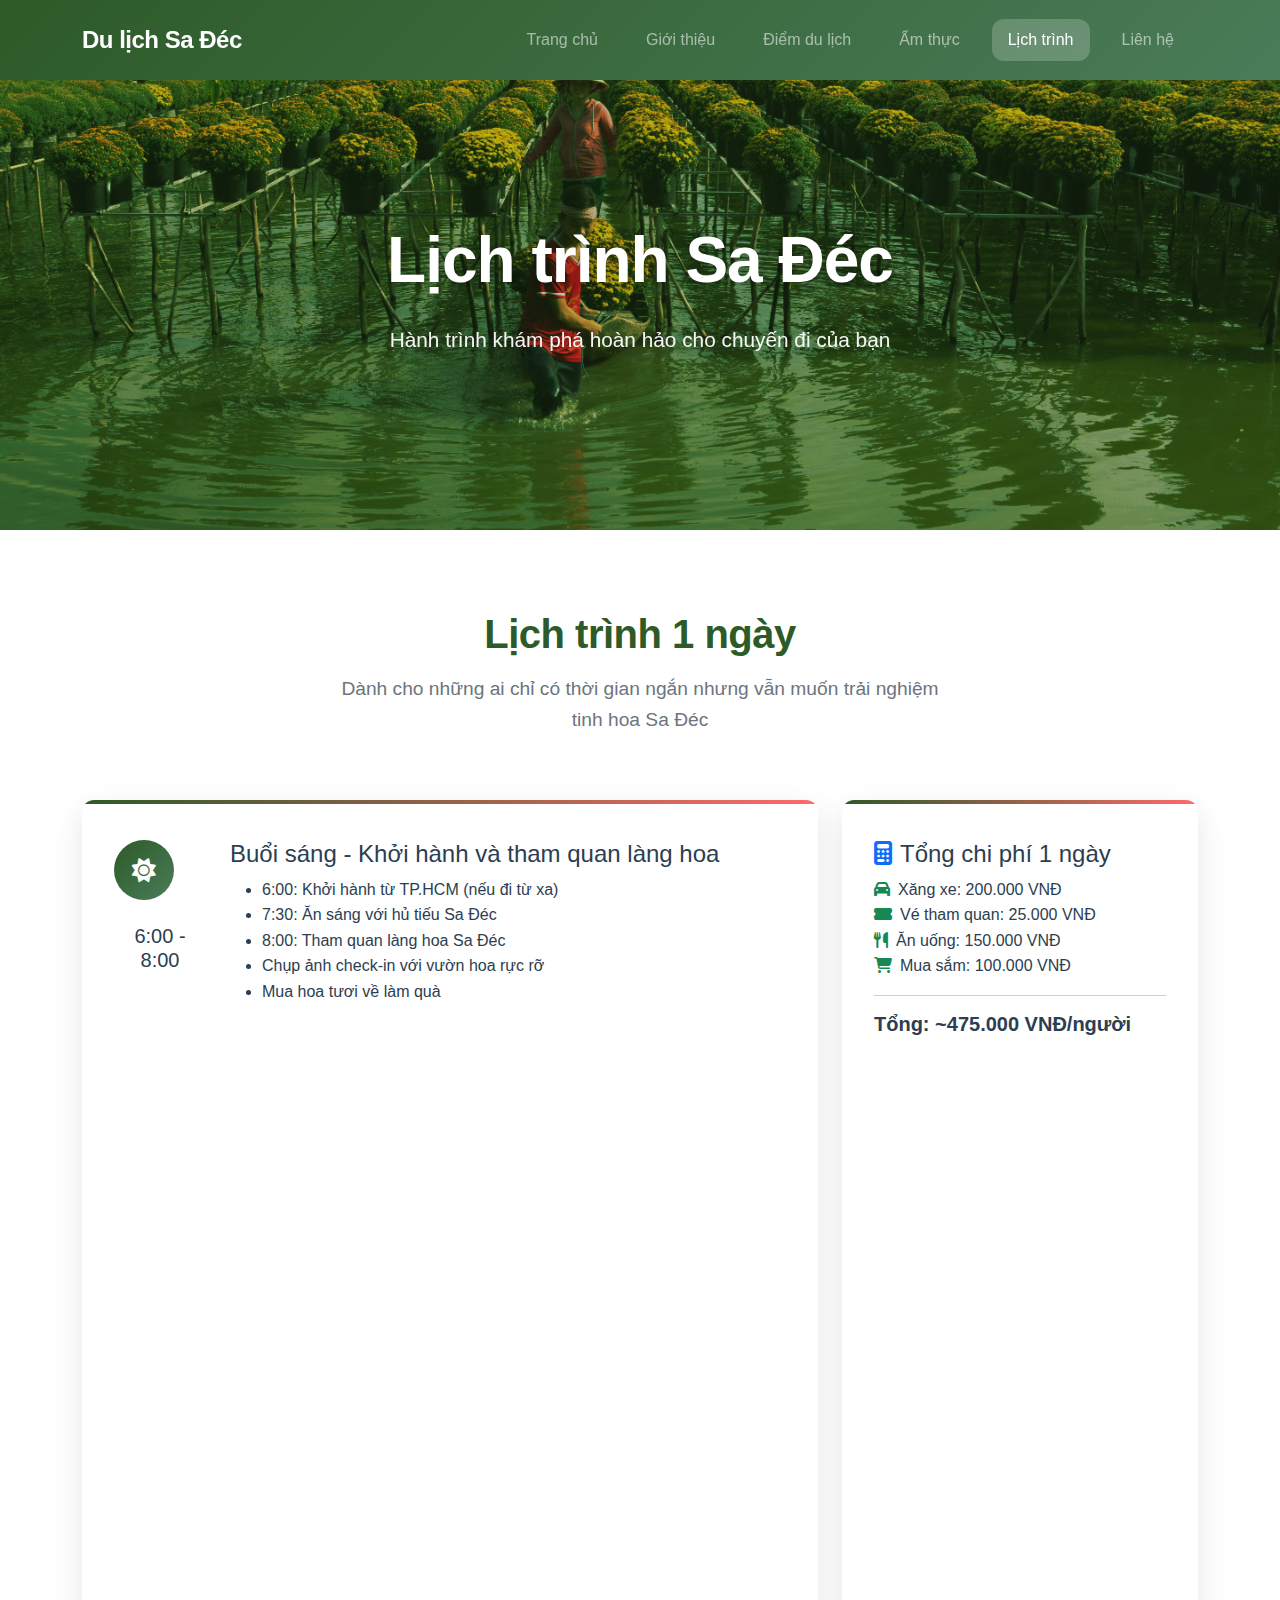
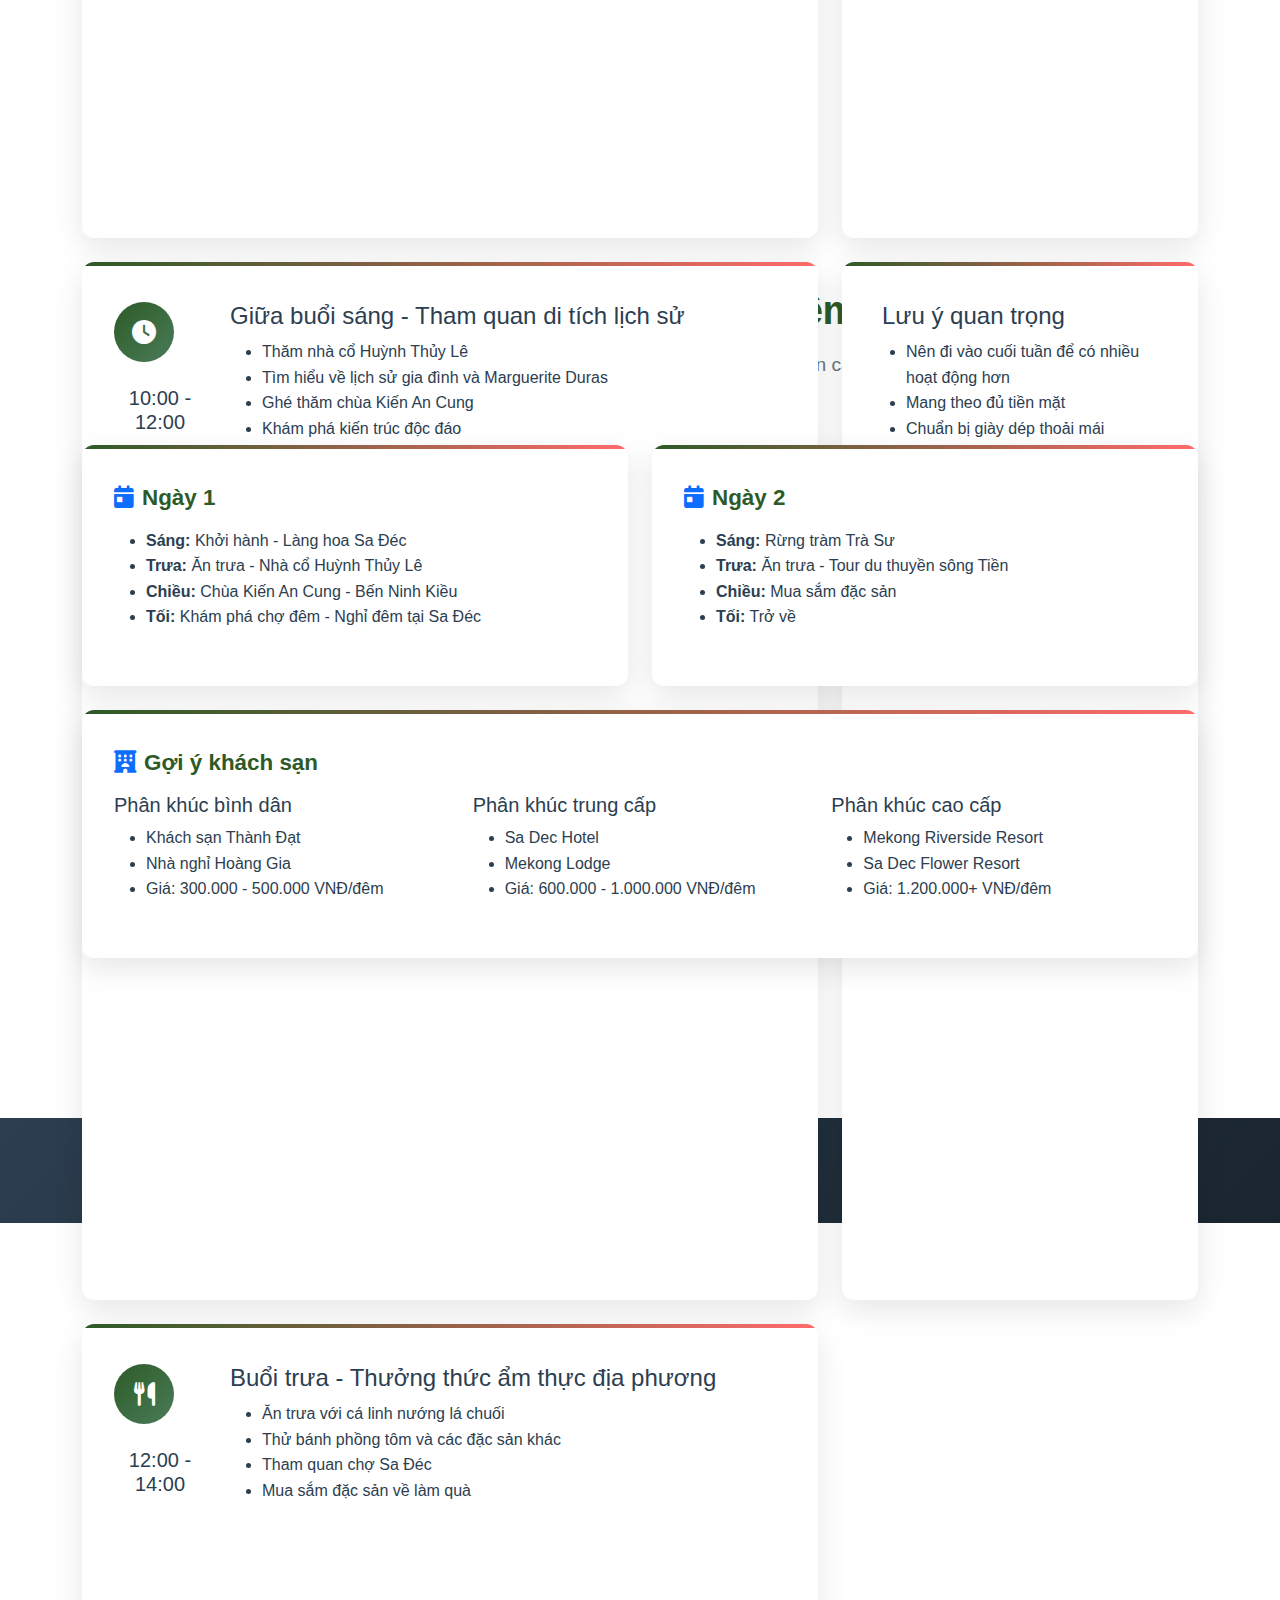
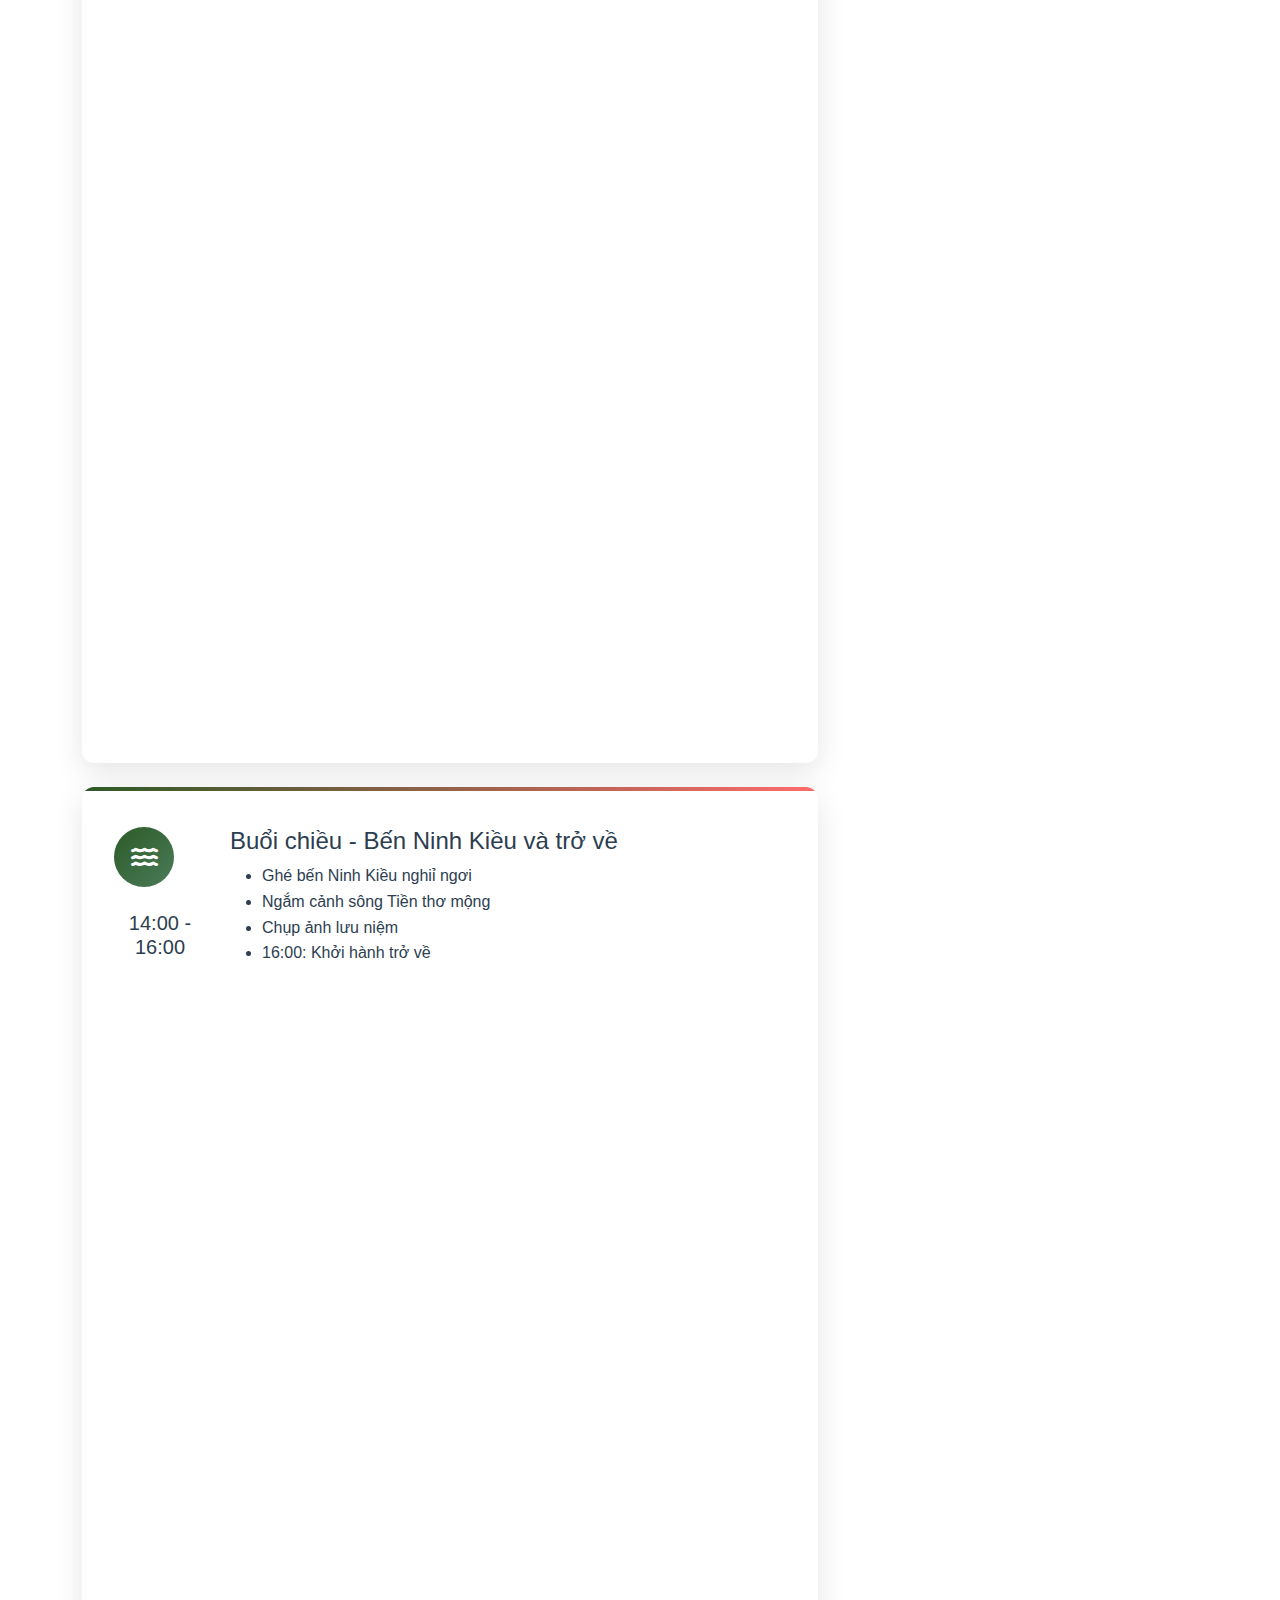
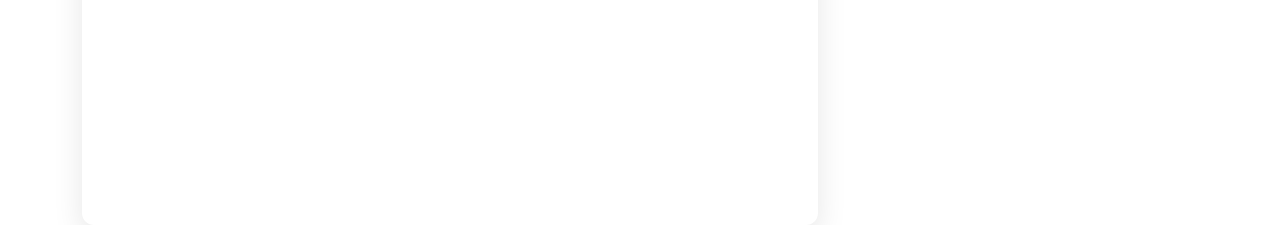
<file: lich-trinh.html>
<!DOCTYPE html>
<html lang="vi">
<head>
  <meta charset="UTF-8">
  <title>Lịch trình Sa Đéc - Gợi ý hành trình 1-2 ngày hoàn hảo</title>
  <meta name="description" content="Lịch trình tham quan Sa Đéc chi tiết 1-2 ngày. Hướng dẫn địa điểm, thời gian và chi phí cho chuyến du lịch hoàn hảo.">
  <meta name="viewport" content="width=device-width, initial-scale=1">
  
  <link href="https://cdn.jsdelivr.net/npm/bootstrap@5.3.2/dist/css/bootstrap.min.css" rel="stylesheet">
  <link rel="stylesheet" href="assets/css/style.css">
  <link rel="stylesheet" href="https://cdnjs.cloudflare.com/ajax/libs/font-awesome/6.5.1/css/all.min.css">
</head>
<body>

<!-- NAVBAR -->
<nav class="navbar navbar-expand-lg navbar-dark bg-success">
  <div class="container">
    <a class="navbar-brand" href="index.html">Du lịch Sa Đéc</a>
    <button class="navbar-toggler" data-bs-toggle="collapse" data-bs-target="#menu">
      <span class="navbar-toggler-icon"></span>
    </button>
    <div class="collapse navbar-collapse" id="menu">
      <ul class="navbar-nav ms-auto">
        <li class="nav-item"><a class="nav-link" href="index.html">Trang chủ</a></li>
        <li class="nav-item"><a class="nav-link" href="gioi-thieu.html">Giới thiệu</a></li>
        <li class="nav-item"><a class="nav-link" href="dia-diem.html">Điểm du lịch</a></li>
        <li class="nav-item"><a class="nav-link" href="am-thuc.html">Ẩm thực</a></li>
        <li class="nav-item"><a class="nav-link active" href="lich-trinh.html">Lịch trình</a></li>
        <li class="nav-item"><a class="nav-link" href="lien-he.html">Liên hệ</a></li>
      </ul>
    </div>
  </div>
</nav>

<!-- HEADER -->
<section class="hero text-white text-center" style="min-height: 50vh;">
  <div class="container">
    <h1>Lịch trình Sa Đéc</h1>
    <p>Hành trình khám phá hoàn hảo cho chuyến đi của bạn</p>
  </div>
</section>

<!-- CONTENT -->
<section class="modern-section">
  <div class="container">
    <!-- Lịch trình 1 ngày -->
    <div class="section-title">
      <h2>Lịch trình 1 ngày</h2>
      <p>Dành cho những ai chỉ có thời gian ngắn nhưng vẫn muốn trải nghiệm tinh hoa Sa Đéc</p>
    </div>
    
    <div class="row">
      <div class="col-lg-8">
        <div class="feature-card mb-4">
          <div class="row">
            <div class="col-md-2 text-center">
              <div class="card-icon">
                <i class="fas fa-sun"></i>
              </div>
              <h5>6:00 - 8:00</h5>
            </div>
            <div class="col-md-10">
              <h4>Buổi sáng - Khởi hành và tham quan làng hoa</h4>
              <ul>
                <li>6:00: Khởi hành từ TP.HCM (nếu đi từ xa)</li>
                <li>7:30: Ăn sáng với hủ tiếu Sa Đéc</li>
                <li>8:00: Tham quan làng hoa Sa Đéc</li>
                <li>Chụp ảnh check-in với vườn hoa rực rỡ</li>
                <li>Mua hoa tươi về làm quà</li>
              </ul>
            </div>
          </div>
        </div>
        
        <div class="feature-card mb-4">
          <div class="row">
            <div class="col-md-2 text-center">
              <div class="card-icon">
                <i class="fas fa-clock"></i>
              </div>
              <h5>10:00 - 12:00</h5>
            </div>
            <div class="col-md-10">
              <h4>Giữa buổi sáng - Tham quan di tích lịch sử</h4>
              <ul>
                <li>Thăm nhà cổ Huỳnh Thủy Lê</li>
                <li>Tìm hiểu về lịch sử gia đình và Marguerite Duras</li>
                <li>Ghé thăm chùa Kiến An Cung</li>
                <li>Khám phá kiến trúc độc đáo</li>
              </ul>
            </div>
          </div>
        </div>
        
        <div class="feature-card mb-4">
          <div class="row">
            <div class="col-md-2 text-center">
              <div class="card-icon">
                <i class="fas fa-utensils"></i>
              </div>
              <h5>12:00 - 14:00</h5>
            </div>
            <div class="col-md-10">
              <h4>Buổi trưa - Thưởng thức ẩm thực địa phương</h4>
              <ul>
                <li>Ăn trưa với cá linh nướng lá chuối</li>
                <li>Thử bánh phồng tôm và các đặc sản khác</li>
                <li>Tham quan chợ Sa Đéc</li>
                <li>Mua sắm đặc sản về làm quà</li>
              </ul>
            </div>
          </div>
        </div>
        
        <div class="feature-card">
          <div class="row">
            <div class="col-md-2 text-center">
              <div class="card-icon">
                <i class="fas fa-water"></i>
              </div>
              <h5>14:00 - 16:00</h5>
            </div>
            <div class="col-md-10">
              <h4>Buổi chiều - Bến Ninh Kiều và trở về</h4>
              <ul>
                <li>Ghé bến Ninh Kiều nghiỉ ngơi</li>
                <li>Ngắm cảnh sông Tiền thơ mộng</li>
                <li>Chụp ảnh lưu niệm</li>
                <li>16:00: Khởi hành trở về</li>
              </ul>
            </div>
          </div>
        </div>
      </div>
      
      <div class="col-lg-4">
        <div class="feature-card">
          <h4><i class="fas fa-calculator text-primary me-2"></i>Tổng chi phí 1 ngày</h4>
          <ul class="list-unstyled">
            <li><i class="fas fa-car text-success me-2"></i>Xăng xe: 200.000 VNĐ</li>
            <li><i class="fas fa-ticket-alt text-success me-2"></i>Vé tham quan: 25.000 VNĐ</li>
            <li><i class="fas fa-utensils text-success me-2"></i>Ăn uống: 150.000 VNĐ</li>
            <li><i class="fas fa-shopping-cart text-success me-2"></i>Mua sắm: 100.000 VNĐ</li>
            <hr>
            <li class="h5"><strong>Tổng: ~475.000 VNĐ/người</strong></li>
          </ul>
        </div>
        
        <div class="feature-card mt-4">
          <h4><i class="fas fa-tips text-primary me-2"></i>Lưu ý quan trọng</h4>
          <ul>
            <li>Nên đi vào cuối tuần để có nhiều hoạt động hơn</li>
            <li>Mang theo đủ tiền mặt</li>
            <li>Chuẩn bị giày dép thoải mái</li>
            <li>Mang áo mưa phong khi</li>
          </ul>
        </div>
      </div>
    </div>
    
    <!-- Lịch trình 2 ngày -->
    <div class="section-title mt-5">
      <h2>Lịch trình 2 ngày 1 đêm</h2>
      <p>Trải nghiệm sâu sắc hơn về Sa Đéc và vùng lân cận</p>
    </div>
    
    <div class="row">
      <div class="col-lg-6">
        <div class="feature-card">
          <h3><i class="fas fa-calendar-day text-primary me-2"></i>Ngày 1</h3>
          <ul>
            <li><strong>Sáng:</strong> Khởi hành - Làng hoa Sa Đéc</li>
            <li><strong>Trưa:</strong> Ăn trưa - Nhà cổ Huỳnh Thủy Lê</li>
            <li><strong>Chiều:</strong> Chùa Kiến An Cung - Bến Ninh Kiều</li>
            <li><strong>Tối:</strong> Khám phá chợ đêm - Nghỉ đêm tại Sa Đéc</li>
          </ul>
        </div>
      </div>
      <div class="col-lg-6">
        <div class="feature-card">
          <h3><i class="fas fa-calendar-day text-primary me-2"></i>Ngày 2</h3>
          <ul>
            <li><strong>Sáng:</strong> Rừng tràm Trà Sư</li>
            <li><strong>Trưa:</strong> Ăn trưa - Tour du thuyền sông Tiền</li>
            <li><strong>Chiều:</strong> Mua sắm đặc sản</li>
            <li><strong>Tối:</strong> Trở về</li>
          </ul>
        </div>
      </div>
    </div>
    
    <div class="feature-card mt-4">
      <h3><i class="fas fa-hotel text-primary me-2"></i>Gợi ý khách sạn</h3>
      <div class="row">
        <div class="col-md-4">
          <h5>Phân khúc bình dân</h5>
          <ul>
            <li>Khách sạn Thành Đạt</li>
            <li>Nhà nghỉ Hoàng Gia</li>
            <li>Giá: 300.000 - 500.000 VNĐ/đêm</li>
          </ul>
        </div>
        <div class="col-md-4">
          <h5>Phân khúc trung cấp</h5>
          <ul>
            <li>Sa Dec Hotel</li>
            <li>Mekong Lodge</li>
            <li>Giá: 600.000 - 1.000.000 VNĐ/đêm</li>
          </ul>
        </div>
        <div class="col-md-4">
          <h5>Phân khúc cao cấp</h5>
          <ul>
            <li>Mekong Riverside Resort</li>
            <li>Sa Dec Flower Resort</li>
            <li>Giá: 1.200.000+ VNĐ/đêm</li>
          </ul>
        </div>
      </div>
    </div>
  </div>
</section>

<footer class="text-white text-center">
  <div class="container">
    <p>&copy; 2025 Du lịch Sa Đéc. Mọi quyền được bảo lưu.</p>
  </div>
</footer>

<script src="https://cdn.jsdelivr.net/npm/bootstrap@5.3.2/dist/js/bootstrap.bundle.min.js"></script>
<script src="assets/js/main.js"></script>
</body>
</html>
</file>
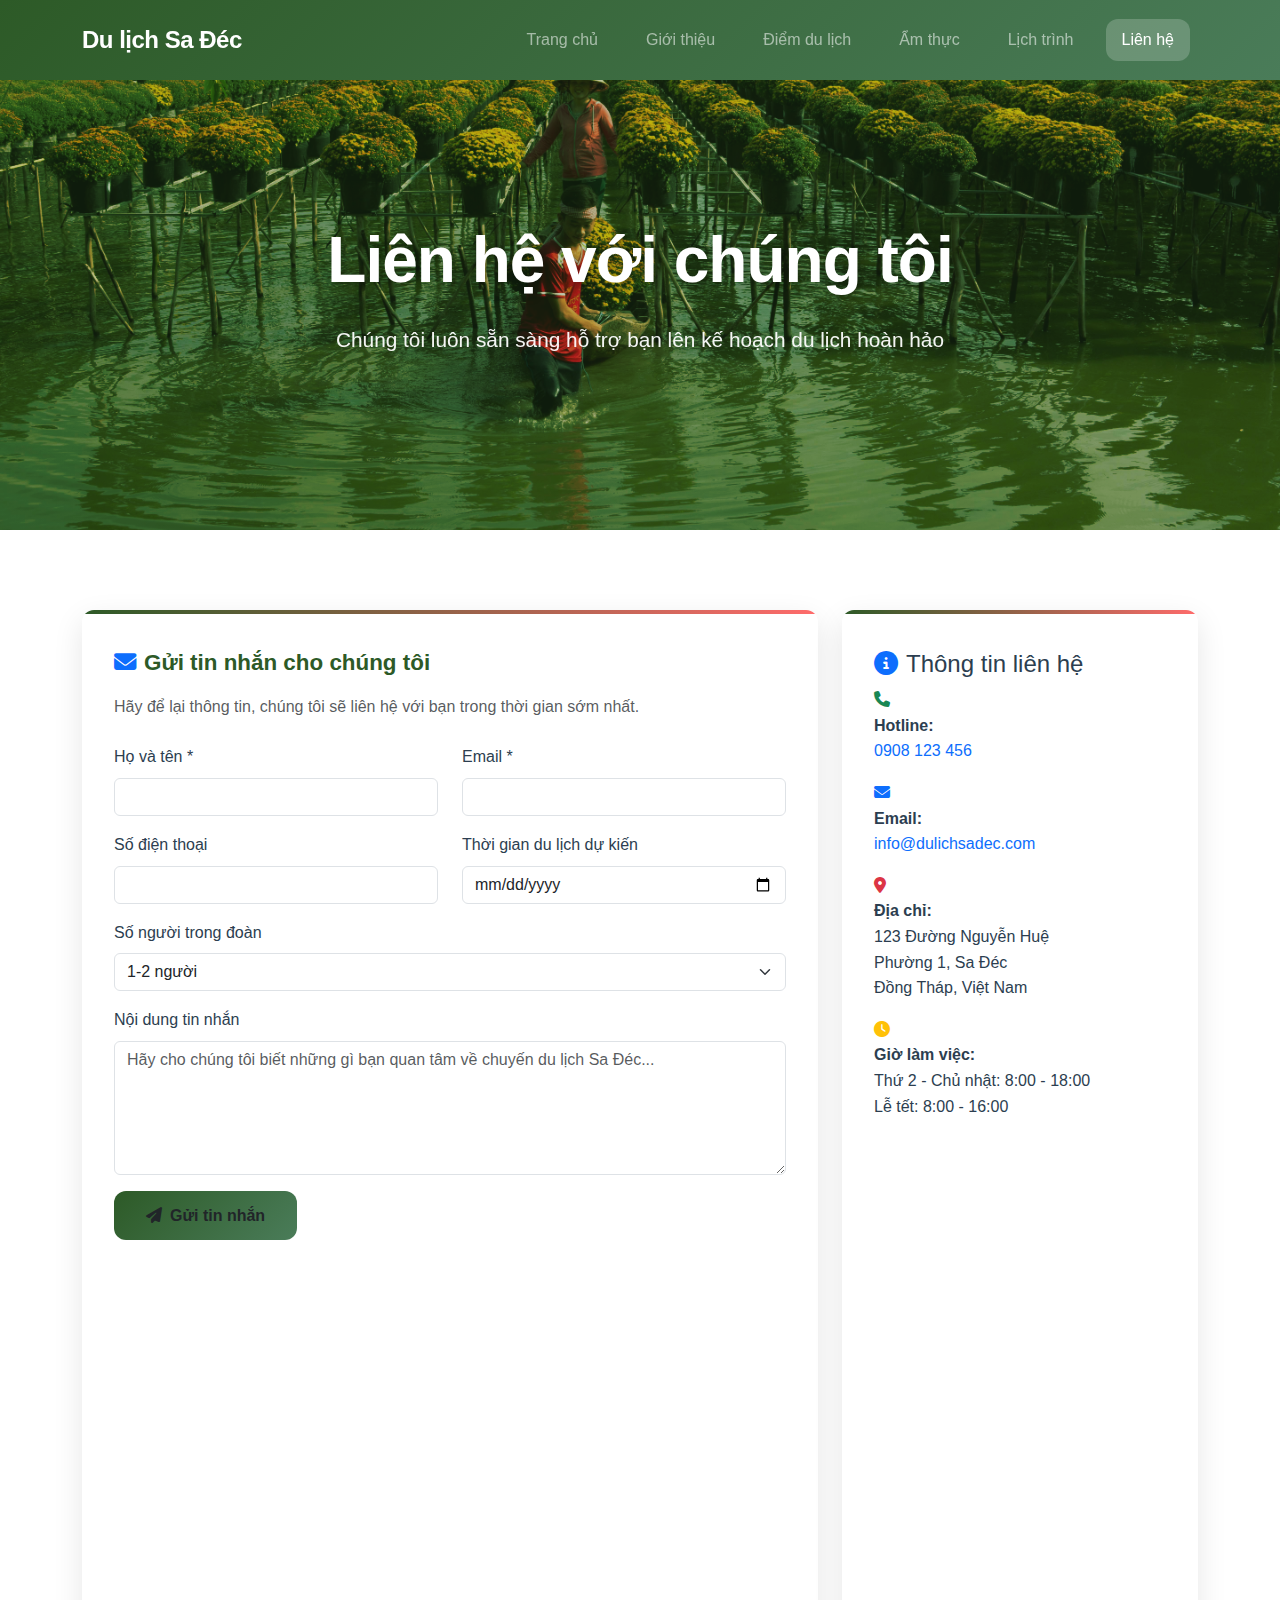
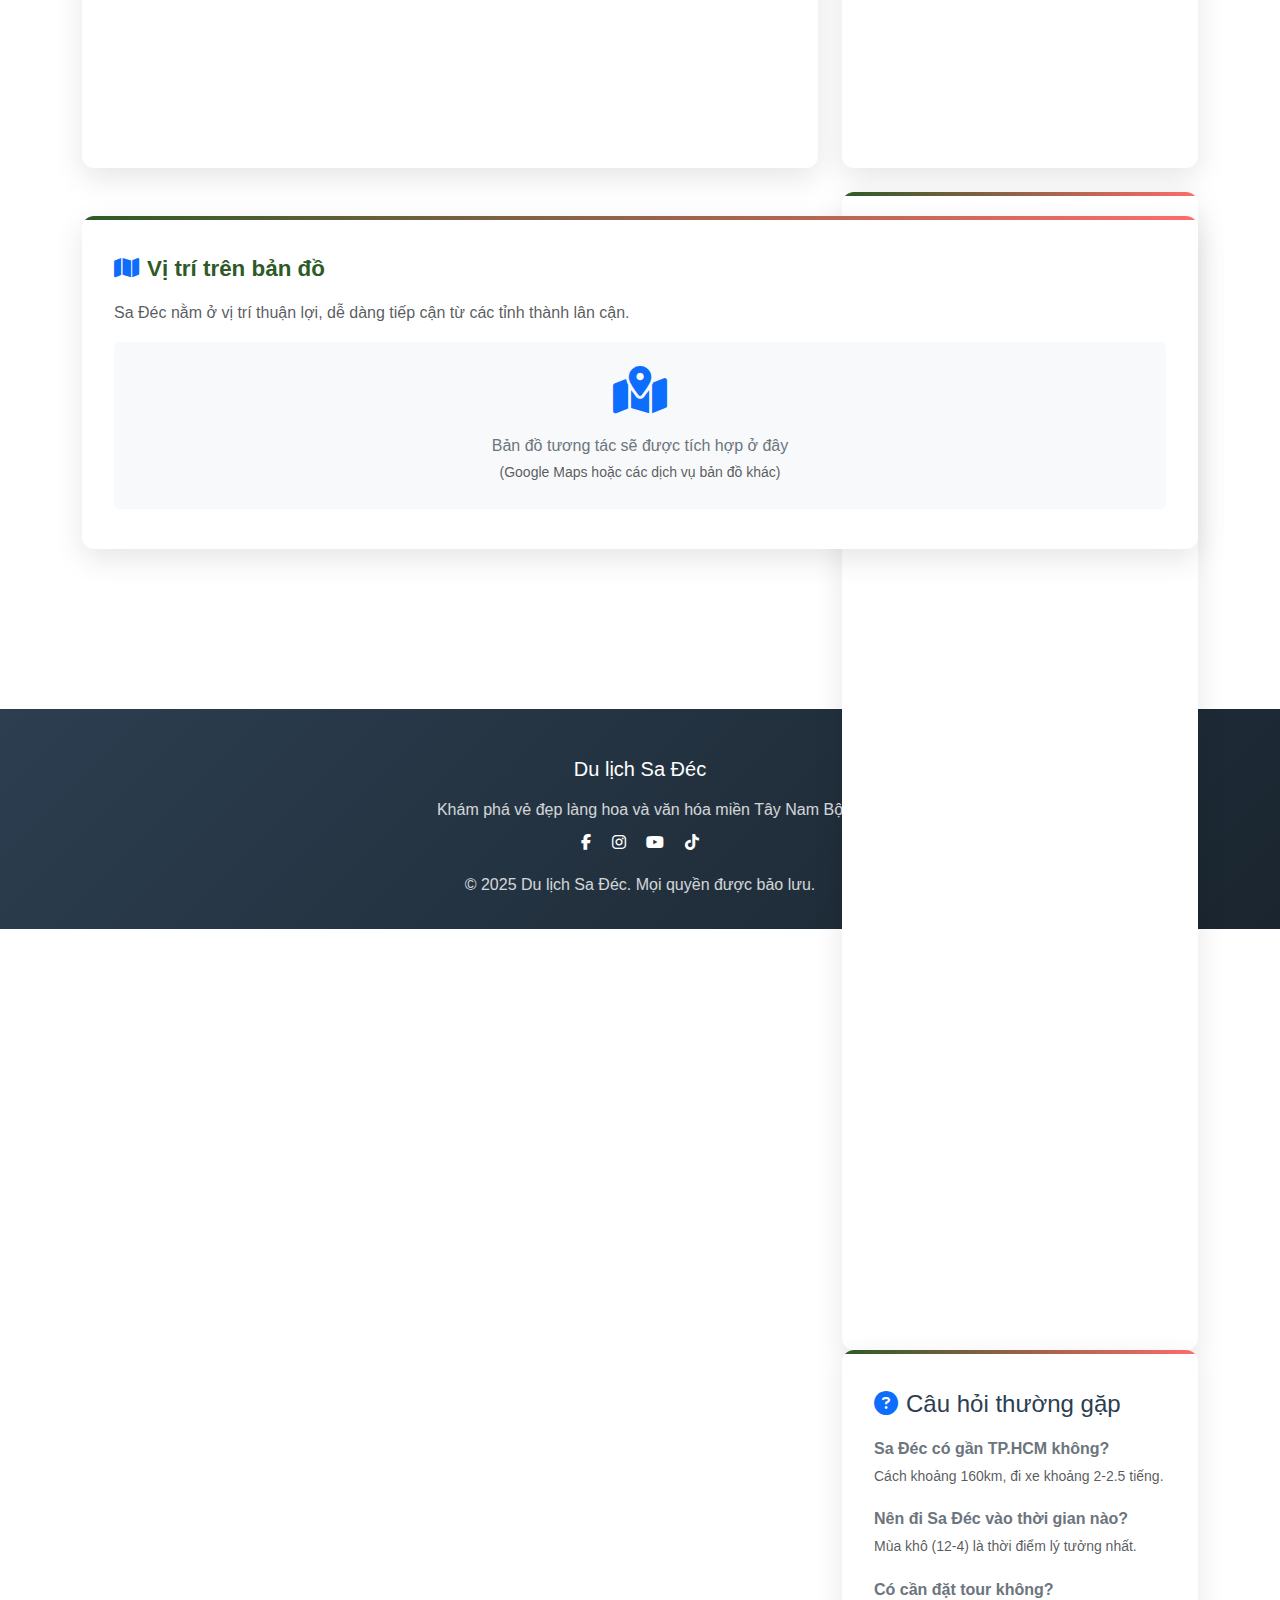
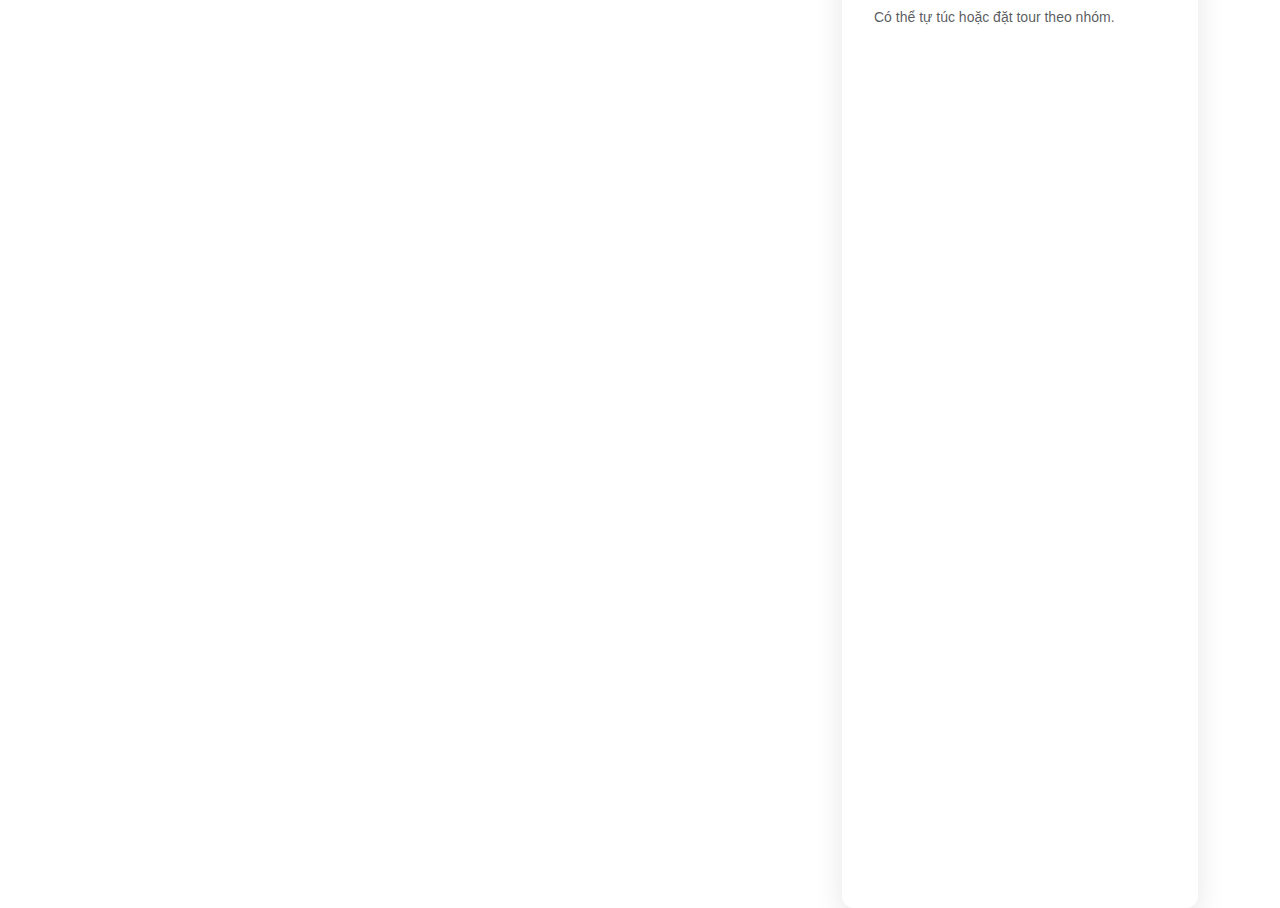
<file: lien-he.html>
<!DOCTYPE html>
<html lang="vi">
<head>
  <meta charset="UTF-8">
  <title>Liên hệ - Du lịch Sa Đéc</title>
  <meta name="description" content="Liên hệ với chúng tôi để nhận tư vấn du lịch Sa Đéc. Thông tin liên hệ, địa chỉ và cách thức liên lạc nhanh chóng.">
  <meta name="viewport" content="width=device-width, initial-scale=1">
  
  <link href="https://cdn.jsdelivr.net/npm/bootstrap@5.3.2/dist/css/bootstrap.min.css" rel="stylesheet">
  <link rel="stylesheet" href="assets/css/style.css">
  <link rel="stylesheet" href="https://cdnjs.cloudflare.com/ajax/libs/font-awesome/6.5.1/css/all.min.css">
</head>
<body>

<!-- NAVBAR -->
<nav class="navbar navbar-expand-lg navbar-dark bg-success">
  <div class="container">
    <a class="navbar-brand" href="index.html">Du lịch Sa Đéc</a>
    <button class="navbar-toggler" data-bs-toggle="collapse" data-bs-target="#menu">
      <span class="navbar-toggler-icon"></span>
    </button>
    <div class="collapse navbar-collapse" id="menu">
      <ul class="navbar-nav ms-auto">
        <li class="nav-item"><a class="nav-link" href="index.html">Trang chủ</a></li>
        <li class="nav-item"><a class="nav-link" href="gioi-thieu.html">Giới thiệu</a></li>
        <li class="nav-item"><a class="nav-link" href="dia-diem.html">Điểm du lịch</a></li>
        <li class="nav-item"><a class="nav-link" href="am-thuc.html">Ẩm thực</a></li>
        <li class="nav-item"><a class="nav-link" href="lich-trinh.html">Lịch trình</a></li>
        <li class="nav-item"><a class="nav-link active" href="lien-he.html">Liên hệ</a></li>
      </ul>
    </div>
  </div>
</nav>

<!-- HEADER -->
<section class="hero text-white text-center" style="min-height: 50vh;">
  <div class="container">
    <h1>Liên hệ với chúng tôi</h1>
    <p>Chúng tôi luôn sẵn sàng hỗ trợ bạn lên kế hoạch du lịch hoàn hảo</p>
  </div>
</section>

<!-- CONTENT -->
<section class="modern-section">
  <div class="container">
    <div class="row">
      <div class="col-lg-8">
        <div class="feature-card">
          <h3><i class="fas fa-envelope text-primary me-2"></i>Gửi tin nhắn cho chúng tôi</h3>
          <p class="text-muted mb-4">Hãy để lại thông tin, chúng tôi sẽ liên hệ với bạn trong thời gian sớm nhất.</p>
          
          <form>
            <div class="row">
              <div class="col-md-6 mb-3">
                <label for="fullName" class="form-label">Họ và tên *</label>
                <input type="text" class="form-control" id="fullName" required>
              </div>
              <div class="col-md-6 mb-3">
                <label for="email" class="form-label">Email *</label>
                <input type="email" class="form-control" id="email" required>
              </div>
            </div>
            <div class="row">
              <div class="col-md-6 mb-3">
                <label for="phone" class="form-label">Số điện thoại</label>
                <input type="tel" class="form-control" id="phone">
              </div>
              <div class="col-md-6 mb-3">
                <label for="travelDate" class="form-label">Thời gian du lịch dự kiến</label>
                <input type="date" class="form-control" id="travelDate">
              </div>
            </div>
            <div class="mb-3">
              <label for="groupSize" class="form-label">Số người trong đoàn</label>
              <select class="form-select" id="groupSize">
                <option>1-2 người</option>
                <option>3-5 người</option>
                <option>6-10 người</option>
                <option>Trên 10 người</option>
              </select>
            </div>
            <div class="mb-3">
              <label for="message" class="form-label">Nội dung tin nhắn</label>
              <textarea class="form-control" id="message" rows="5" placeholder="Hãy cho chúng tôi biết những gì bạn quan tâm về chuyến du lịch Sa Đéc..."></textarea>
            </div>
            <button type="submit" class="btn btn-primary-custom">
              <i class="fas fa-paper-plane me-2"></i>Gửi tin nhắn
            </button>
          </form>
        </div>
      </div>
      
      <div class="col-lg-4">
        <div class="feature-card mb-4">
          <h4><i class="fas fa-info-circle text-primary me-2"></i>Thông tin liên hệ</h4>
          <div class="contact-item">
            <i class="fas fa-phone text-success me-3"></i>
            <div>
              <strong>Hotline:</strong><br>
              <a href="tel:+84908123456" class="text-decoration-none">0908 123 456</a>
            </div>
          </div>
          
          <div class="contact-item mt-3">
            <i class="fas fa-envelope text-primary me-3"></i>
            <div>
              <strong>Email:</strong><br>
              <a href="mailto:info@dulichsadec.com" class="text-decoration-none">info@dulichsadec.com</a>
            </div>
          </div>
          
          <div class="contact-item mt-3">
            <i class="fas fa-map-marker-alt text-danger me-3"></i>
            <div>
              <strong>Địa chỉ:</strong><br>
              123 Đường Nguyễn Huệ<br>
              Phường 1, Sa Đéc<br>
              Đồng Tháp, Việt Nam
            </div>
          </div>
          
          <div class="contact-item mt-3">
            <i class="fas fa-clock text-warning me-3"></i>
            <div>
              <strong>Giờ làm việc:</strong><br>
              Thứ 2 - Chủ nhật: 8:00 - 18:00<br>
              Lễ tết: 8:00 - 16:00
            </div>
          </div>
        </div>
        
        <div class="feature-card">
          <h4><i class="fas fa-users text-primary me-2"></i>Kết nối với chúng tôi</h4>
          <div class="d-flex gap-3 mt-3">
            <a href="#" class="btn btn-outline-primary">
              <i class="fab fa-facebook-f"></i>
            </a>
            <a href="#" class="btn btn-outline-danger">
              <i class="fab fa-instagram"></i>
            </a>
            <a href="#" class="btn btn-outline-danger">
              <i class="fab fa-youtube"></i>
            </a>
            <a href="#" class="btn btn-outline-dark">
              <i class="fab fa-tiktok"></i>
            </a>
          </div>
          <p class="mt-3 text-muted small">Theo dõi chúng tôi để cập nhật những thông tin mới nhất về du lịch Sa Đéc!</p>
        </div>
        
        <div class="feature-card">
          <h4><i class="fas fa-question-circle text-primary me-2"></i>Câu hỏi thường gặp</h4>
          <div class="mt-3">
            <p><strong>Sa Đéc có gần TP.HCM không?</strong><br>
            <small class="text-muted">Cách khoảng 160km, đi xe khoảng 2-2.5 tiếng.</small></p>
            
            <p><strong>Nên đi Sa Đéc vào thời gian nào?</strong><br>
            <small class="text-muted">Mùa khô (12-4) là thời điểm lý tưởng nhất.</small></p>
            
            <p><strong>Có cần đặt tour không?</strong><br>
            <small class="text-muted">Có thể tự túc hoặc đặt tour theo nhóm.</small></p>
          </div>
        </div>
      </div>
    </div>
    
    <!-- Map Section -->
    <div class="row mt-5">
      <div class="col-12">
        <div class="feature-card">
          <h3><i class="fas fa-map text-primary me-2"></i>Vị trí trên bản đồ</h3>
          <p class="text-muted">Sa Đéc nằm ở vị trí thuận lợi, dễ dàng tiếp cận từ các tỉnh thành lân cận.</p>
          <div class="bg-light p-4 rounded text-center">
            <i class="fas fa-map-marked-alt text-primary" style="font-size: 3rem;"></i>
            <p class="mt-3 mb-0">Bản đồ tương tác sẽ được tích hợp ở đây</p>
            <small class="text-muted">(Google Maps hoặc các dịch vụ bản đồ khác)</small>
          </div>
        </div>
      </div>
    </div>
  </div>
</section>

<footer class="text-white text-center">
  <div class="container">
    <div class="row">
      <div class="col-md-12">
        <h5 class="mb-3">Du lịch Sa Đéc</h5>
        <p class="mb-2">Khám phá vẻ đẹp làng hoa và văn hóa miền Tây Nam Bộ</p>
        <div class="social-links mb-3">
          <a href="#" class="text-white me-3"><i class="fab fa-facebook-f"></i></a>
          <a href="#" class="text-white me-3"><i class="fab fa-instagram"></i></a>
          <a href="#" class="text-white me-3"><i class="fab fa-youtube"></i></a>
          <a href="#" class="text-white"><i class="fab fa-tiktok"></i></a>
        </div>
        <p class="mb-0">&copy; 2025 Du lịch Sa Đéc. Mọi quyền được bảo lưu.</p>
      </div>
    </div>
  </div>
</footer>

<script src="https://cdn.jsdelivr.net/npm/bootstrap@5.3.2/dist/js/bootstrap.bundle.min.js"></script>
<script src="assets/js/main.js"></script>
</body>
</html>
</file>
<file: assets/css/style.css>
/* Modern CSS Variables */
:root {
  --primary-color: #2d5a27;
  --secondary-color: #4a7c59;
  --accent-color: #ff6b6b;
  --light-green: #e8f5e8;
  --text-dark: #2c3e50;
  --text-light: #6c757d;
  --white: #ffffff;
  --shadow: 0 10px 30px rgba(0,0,0,0.1);
  --shadow-hover: 0 15px 40px rgba(0,0,0,0.15);
  --border-radius: 12px;
  --transition: all 0.3s cubic-bezier(0.4, 0, 0.2, 1);
}

/* Global Styles */
* {
  box-sizing: border-box;
}

html {
  scroll-behavior: smooth;
}

body {
  font-family: 'Segoe UI', Tahoma, Geneva, Verdana, sans-serif;
  line-height: 1.6;
  color: var(--text-dark);
  overflow-x: hidden;
}

/* Modern Navigation */
.navbar {
  background: linear-gradient(135deg, var(--primary-color) 0%, var(--secondary-color) 100%) !important;
  backdrop-filter: blur(10px);
  box-shadow: var(--shadow);
  transition: var(--transition);
  padding: 1rem 0;
}

.navbar-brand {
  font-weight: 700;
  font-size: 1.5rem;
  letter-spacing: -0.5px;
}

.nav-link {
  font-weight: 500;
  margin: 0 0.5rem;
  padding: 0.5rem 1rem !important;
  border-radius: var(--border-radius);
  transition: var(--transition);
  position: relative;
}

.nav-link::before {
  content: '';
  position: absolute;
  bottom: 0;
  left: 50%;
  width: 0;
  height: 2px;
  background: var(--white);
  transition: var(--transition);
  transform: translateX(-50%);
}

.nav-link:hover::before {
  width: 80%;
}

.nav-link:hover {
  background: rgba(255,255,255,0.1);
  transform: translateY(-2px);
}

/* Modern Hero Section */
.hero {
  background: linear-gradient(135deg, var(--primary-color) 0%, var(--secondary-color) 100%),
              url("../images/sadec.jpg");
  background-size: cover;
  background-position: center;
  background-blend-mode: overlay;
  min-height: 100vh;
  display: flex;
  align-items: center;
  position: relative;
  padding: 0;
}

.hero::before {
  content: '';
  position: absolute;
  top: 0;
  left: 0;
  right: 0;
  bottom: 0;
  background: rgba(45, 90, 39, 0.3);
  z-index: 1;
}

.hero .container {
  position: relative;
  z-index: 2;
}

.hero h1 {
  font-size: 4rem;
  font-weight: 800;
  margin-bottom: 1.5rem;
  text-shadow: 2px 2px 10px rgba(0,0,0,0.3);
  letter-spacing: -1px;
}

.hero p {
  font-size: 1.3rem;
  font-weight: 300;
  margin-bottom: 2rem;
  opacity: 0.95;
}

.hero-btn {
  background: var(--accent-color);
  border: none;
  padding: 1rem 2.5rem;
  font-size: 1.1rem;
  font-weight: 600;
  border-radius: var(--border-radius);
  color: var(--white);
  text-decoration: none;
  display: inline-block;
  transition: var(--transition);
  box-shadow: var(--shadow);
  text-transform: uppercase;
  letter-spacing: 0.5px;
}

.hero-btn:hover {
  transform: translateY(-3px);
  box-shadow: var(--shadow-hover);
  background: #ff5252;
  color: var(--white);
}

/* Modern Card Design */
.feature-card {
  background: var(--white);
  border-radius: var(--border-radius);
  padding: 2.5rem 2rem;
  box-shadow: var(--shadow);
  transition: var(--transition);
  border: none;
  height: 100%;
  position: relative;
  overflow: hidden;
}

.feature-card::before {
  content: '';
  position: absolute;
  top: 0;
  left: 0;
  width: 100%;
  height: 4px;
  background: linear-gradient(90deg, var(--primary-color), var(--accent-color));
}

.feature-card:hover {
  transform: translateY(-10px);
  box-shadow: var(--shadow-hover);
}

.feature-card h3 {
  color: var(--primary-color);
  font-weight: 700;
  margin-bottom: 1rem;
  font-size: 1.4rem;
}

.feature-card p {
  color: var(--text-light);
  font-size: 1rem;
  line-height: 1.7;
}

.card-icon {
  width: 60px;
  height: 60px;
  background: linear-gradient(135deg, var(--primary-color), var(--secondary-color));
  border-radius: 50%;
  display: flex;
  align-items: center;
  justify-content: center;
  margin-bottom: 1.5rem;
  color: var(--white);
  font-size: 1.5rem;
}

/* Section Styling */
.modern-section {
  padding: 5rem 0;
}

.section-title {
  text-align: center;
  margin-bottom: 4rem;
}

.section-title h2 {
  font-size: 2.5rem;
  font-weight: 800;
  color: var(--primary-color);
  margin-bottom: 1rem;
  letter-spacing: -0.5px;
}

.section-title p {
  font-size: 1.2rem;
  color: var(--text-light);
  max-width: 600px;
  margin: 0 auto;
}

/* Modern Footer */
footer {
  background: linear-gradient(135deg, var(--text-dark) 0%, #1a252f 100%) !important;
  padding: 3rem 0 2rem;
  margin-top: 5rem;
}

footer p {
  margin: 0;
  font-size: 1rem;
  opacity: 0.8;
}

/* Responsive Design */
@media (max-width: 768px) {
  .hero h1 {
    font-size: 2.5rem;
  }
  
  .hero p {
    font-size: 1.1rem;
  }
  
  .feature-card {
    margin-bottom: 2rem;
  }
  
  .modern-section {
    padding: 3rem 0;
  }
  
  .section-title h2 {
    font-size: 2rem;
  }
}

/* Animations */
@keyframes fadeInUp {
  from {
    opacity: 0;
    transform: translateY(30px);
  }
  to {
    opacity: 1;
    transform: translateY(0);
  }
}

.animate-on-scroll {
  animation: fadeInUp 0.8s ease-out;
}

/* Utility Classes */
.btn-primary-custom {
  background: linear-gradient(135deg, var(--primary-color), var(--secondary-color));
  border: none;
  padding: 0.8rem 2rem;
  border-radius: var(--border-radius);
  font-weight: 600;
  transition: var(--transition);
}

.btn-primary-custom:hover {
  transform: translateY(-2px);
  box-shadow: var(--shadow-hover);
}
</file>
